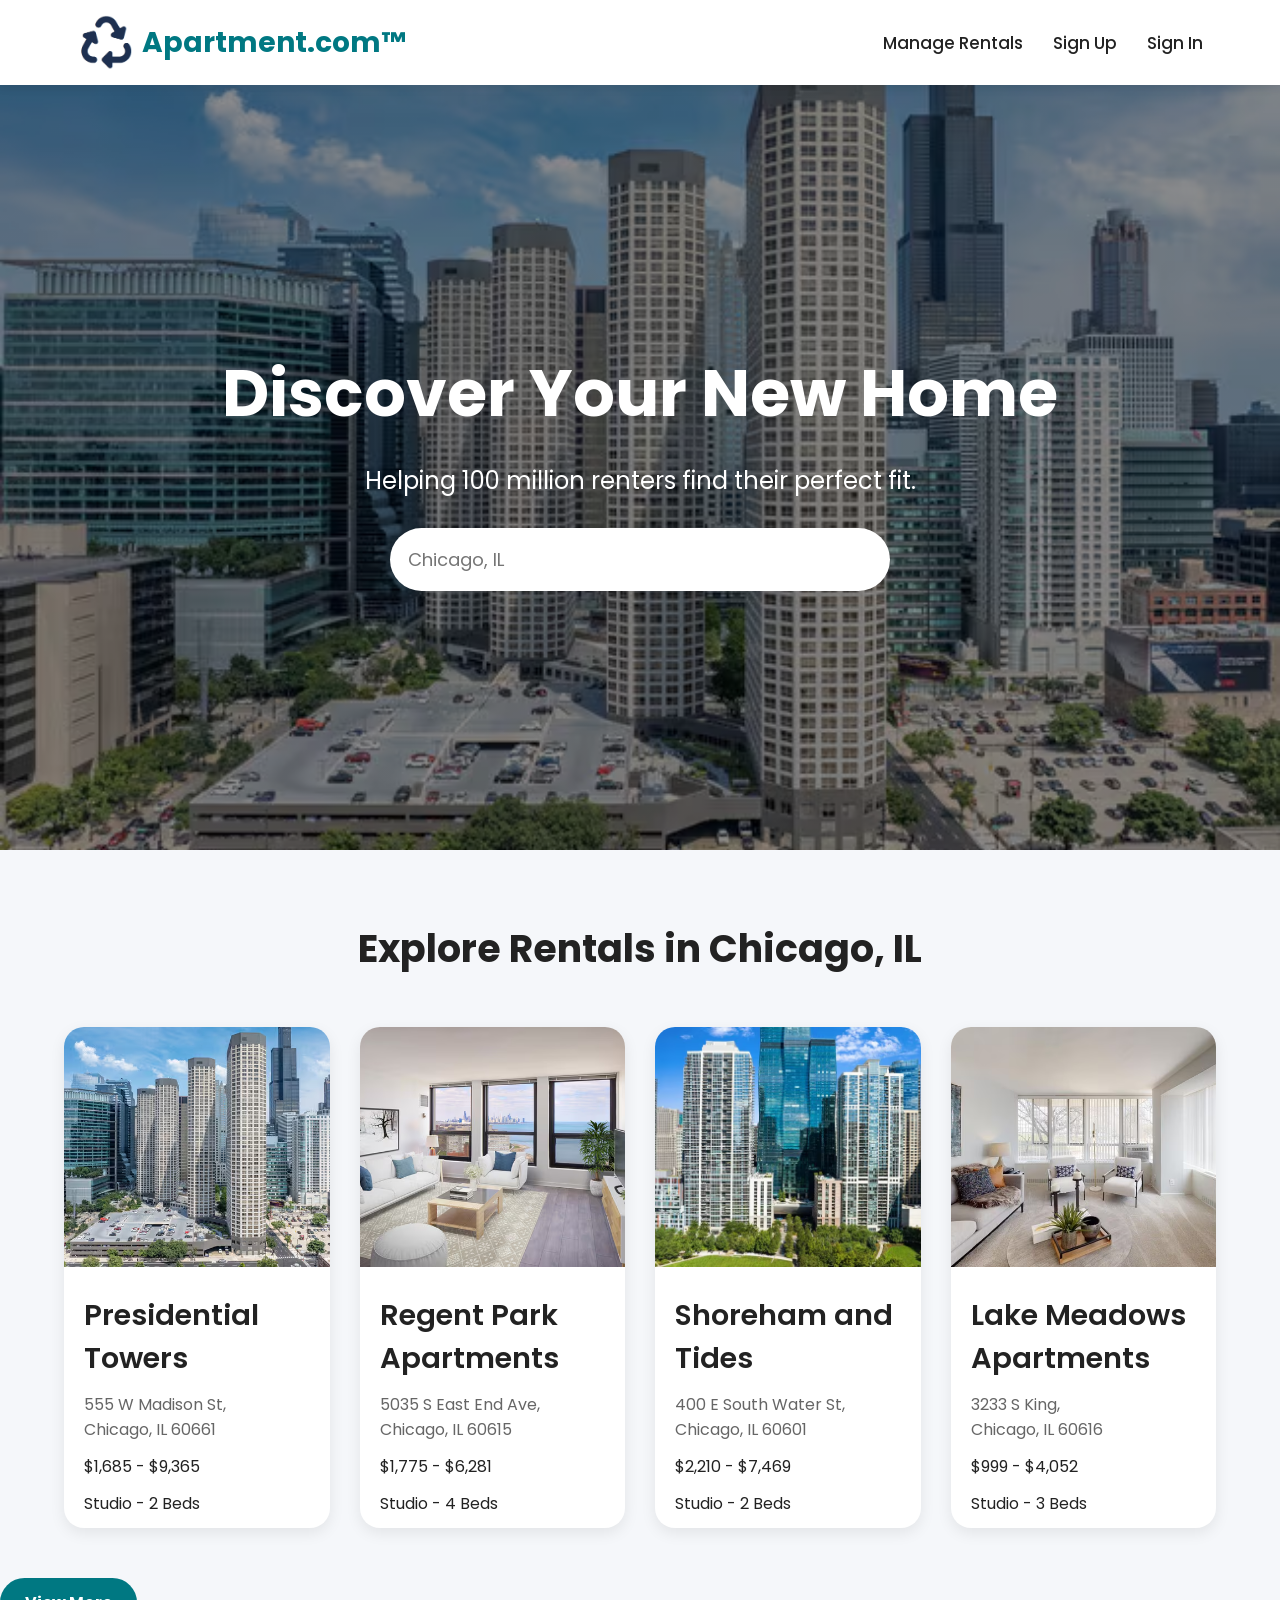
<file: index.html>
<!DOCTYPE html>
<html lang="en">
<head>
    <meta charset="UTF-8">
    <meta name="viewport" content="width=device-width, initial-scale=1.0">
    <title>Apartment.com Clone</title>

    <link rel="stylesheet" href="main.css">
</head>
<body>

    <!-- =========================
         NAVBAR
    ========================== -->

    <nav class="navbar">

        <div class="navdiv">

            <!-- LOGO -->
            <div class="logo-area">
                <img src="recycle.png" alt="" class="img1">
                <h1 class="top">Apartment.com™</h1>
            </div>

            <!-- HAMBURGER MENU -->
            <div class="toggle-btn" id="toggle-btn">
                <span></span>
                <span></span>
                <span></span>
            </div>

            <!-- NAV LINKS -->
            <ul id="nav-links">

                <li><a href="#">Manage Rentals</a></li>

                <li><a href="signup.html">Sign Up</a></li>

                <li><a href="signin.html">Sign In</a></li>

            </ul>

        </div>

    </nav>

    <!-- =========================
         HERO SECTION
    ========================== -->

    <div class="middle">

        <h1>Discover Your New Home</h1>

        <h3>Helping 100 million renters find their perfect fit.</h3>

        <input type="search" placeholder="Chicago, IL">

    </div>

    <!-- =========================
         PROPERTY SECTION
    ========================== -->

    <h2 class="cen1">Explore Rentals in Chicago, IL</h2>

    <div class="all">

        <!-- CARD 1 -->
        <div class="pic1">

            <a href="PRE.html">

                <img src="presidential-towers-chicago-il-building-photo.jpg" alt="" class="img3">

                <p class="cen">
                    <big>Presidential Towers</big>
                </p>

                <p class="cen2">
                    555 W Madison St,<br>
                    Chicago, IL 60661
                </p>

                <p>&#36;1,685 - &#36;9,365</p>

                <p>Studio - 2 Beds</p>

            </a>

        </div>

        <!-- CARD 2 -->
        <div class="pic2">

            <a href="index3.html">

                <img src="regents-park-chicago-il-building-photo.jpg" alt="" class="img3">

                <p class="cen">
                    <big>Regent Park Apartments</big>
                </p>

                <p class="cen2">
                    5035 S East End Ave,<br>
                    Chicago, IL 60615
                </p>

                <p>&#36;1,775 - &#36;6,281</p>

                <p>Studio - 4 Beds</p>

            </a>

        </div>

        <!-- CARD 3 -->
        <div class="pic3">

            <a href="index5.html">

                <img src="shoreham-and-tides-chicago-il-building-photo.jpg" alt="" class="img3">

                <p class="cen">
                    <big>Shoreham and Tides</big>
                </p>

                <p class="cen2">
                    400 E South Water St,<br>
                    Chicago, IL 60601
                </p>

                <p>&#36;2,210 - &#36;7,469</p>

                <p>Studio - 2 Beds</p>

            </a>

        </div>

        <!-- CARD 4 -->
        <div class="pic4">

            <a href="index6.html">

                <img src="lake-meadows-apartments-chicago-il-building-photo.jpg" alt="" class="img3">

                <p class="cen">
                    <big>Lake Meadows Apartments</big>
                </p>

                <p class="cen2">
                    3233 S King,<br>
                    Chicago, IL 60616
                </p>

                <p>&#36;999 - &#36;4,052</p>

                <p>Studio - 3 Beds</p>

            </a>

        </div>

    </div>

    <!-- BUTTON -->

    <a href="listing.html" class="view">View More</a>

    <!-- =========================
         JAVASCRIPT
    ========================== -->

    <script>

        const toggleBtn = document.getElementById("toggle-btn");
        const navLinks = document.getElementById("nav-links");

        toggleBtn.addEventListener("click", () => {

            toggleBtn.classList.toggle("active");

            navLinks.classList.toggle("active");

        });

    </script>

</body>
</html>
</file>
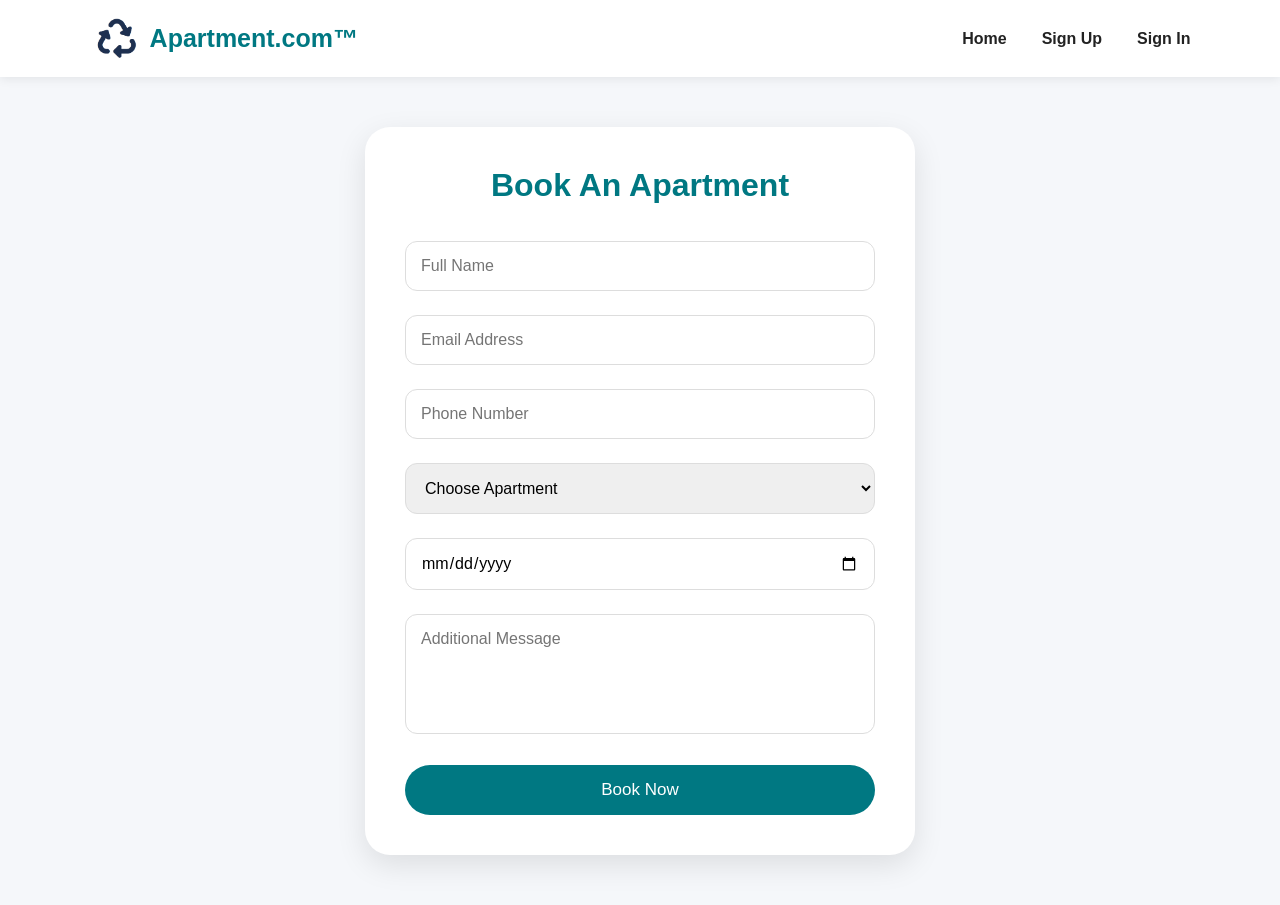
<file: booking.html>
<!DOCTYPE html>
<html lang="en">
<head>
    <meta charset="UTF-8">
    <meta name="viewport" content="width=device-width, initial-scale=1.0">
    <title>Book Apartment - Apartment.com</title>

    <style>

        *{
            margin: 0;
            padding: 0;
            box-sizing: border-box;
            font-family: Arial, sans-serif;
        }

        body{
            background: #f5f7fa;
        }

        /* ================= NAVBAR ================= */

        .navbar{
            width: 100%;
            background: white;
            padding: 18px 7%;
            position: sticky;
            top: 0;
            z-index: 1000;
            box-shadow: 0 2px 10px rgba(0,0,0,0.08);
        }

        .navdiv{
            display: flex;
            justify-content: space-between;
            align-items: center;
        }

        .logo-area{
            display: flex;
            align-items: center;
            gap: 10px;
        }

        .img1{
            width: 50px;
        }

        .top{
            color: #007882;
            font-size: 25px;
        }

        #nav-links{
            display: flex;
            gap: 35px;
            list-style: none;
        }

        #nav-links li a{
            text-decoration: none;
            color: #222;
            font-weight: 600;
        }

        /* ================= MENU ================= */

        .toggle-btn{
            width: 35px;
            height: 28px;
            display: none;
            flex-direction: column;
            justify-content: space-between;
            cursor: pointer;
        }

        .toggle-btn span{
            width: 100%;
            height: 4px;
            background: #222;
            border-radius: 10px;
            transition: 0.4s;
        }

        .toggle-btn.active span:nth-child(1){
            transform: rotate(45deg) translate(7px,7px);
        }

        .toggle-btn.active span:nth-child(2){
            opacity: 0;
        }

        .toggle-btn.active span:nth-child(3){
            transform: rotate(-45deg) translate(8px,-8px);
        }

        /* ================= BOOKING FORM ================= */

        .booking-container{
            width: 100%;
            min-height: 90vh;
            display: flex;
            justify-content: center;
            align-items: center;
            padding: 50px 20px;
        }

        .booking-box{
            width: 100%;
            max-width: 550px;
            background: white;
            padding: 40px;
            border-radius: 25px;
            box-shadow: 0 10px 30px rgba(0,0,0,0.1);
            position: relative;
            overflow: hidden;
        }

        .booking-box h1{
            text-align: center;
            margin-bottom: 25px;
            color: #007882;
        }

        .booking-box input,
        .booking-box select,
        .booking-box textarea{
            width: 100%;
            padding: 15px;
            margin: 12px 0;
            border: 1px solid #ddd;
            border-radius: 12px;
            outline: none;
            font-size: 16px;
        }

        .booking-box textarea{
            resize: none;
            height: 120px;
        }

        .booking-btn{
            width: 100%;
            padding: 15px;
            border: none;
            border-radius: 40px;
            background: #007882;
            color: white;
            font-size: 17px;
            cursor: pointer;
            margin-top: 15px;
            transition: 0.3s;
        }

        .booking-btn:hover{
            background: #005d63;
        }

        /* ================= SUCCESS ANIMATION ================= */

        .success-box{
            position: absolute;
            inset: 0;
            background: white;
            display: flex;
            justify-content: center;
            align-items: center;
            flex-direction: column;
            transform: scale(0);
            transition: 0.5s;
        }

        .success-box.active{
            transform: scale(1);
        }

        .check{
            width: 100px;
            height: 100px;
            border-radius: 50%;
            background: #00b894;
            display: flex;
            justify-content: center;
            align-items: center;
            color: white;
            font-size: 50px;
            animation: pop 0.5s ease;
        }

        @keyframes pop{

            0%{
                transform: scale(0);
            }

            100%{
                transform: scale(1);
            }

        }

        .success-box h2{
            margin-top: 20px;
            color: #007882;
        }

        .success-box p{
            margin-top: 10px;
            color: #555;
            text-align: center;
            padding: 0 20px;
        }

        /* ================= MOBILE ================= */

        @media(max-width: 768px){

            .toggle-btn{
                display: flex;
            }

            #nav-links{
                position: absolute;
                top: 90px;
                left: -100%;
                width: 100%;
                background: white;
                flex-direction: column;
                text-align: center;
                padding: 30px 0;
                transition: 0.4s;
            }

            #nav-links.active{
                left: 0;
            }

            #nav-links li{
                margin: 20px 0;
            }

            .booking-box{
                padding: 30px 20px;
            }

        }

    </style>

</head>
<body>

<!-- ================= NAVBAR ================= -->

<nav class="navbar">

    <div class="navdiv">

        <div class="logo-area">
            <img src="recycle.png" alt="" class="img1">
            <h1 class="top">Apartment.com™</h1>
        </div>

        <!-- MENU -->
        <div class="toggle-btn" id="toggle-btn">
            <span></span>
            <span></span>
            <span></span>
        </div>

        <!-- LINKS -->
        <ul id="nav-links">
            <li><a href="index.html">Home</a></li>
            <li><a href="signup.html">Sign Up</a></li>
            <li><a href="signin.html">Sign In</a></li>
        </ul>

    </div>

</nav>

<!-- ================= BOOKING FORM ================= -->

<div class="booking-container">

    <div class="booking-box">

        <h1>Book An Apartment</h1>

        <form id="bookingForm">

            <input type="text" placeholder="Full Name" required>

            <input type="email" placeholder="Email Address" required>

            <input type="tel" placeholder="Phone Number" required>

                   <select required>
        
            <option value="">Choose Apartment</option>
        
            <option>Luxury Studio</option>
        
            <option>Executive Suite</option>
        
            <option>Modern Apartment</option>
        
            <option>Family Apartment</option>
        
            <option>Downtown Loft</option>
        
            <option>City Penthouse</option>
        
            <option>Classic Condo</option>
        
            <option>Lakefront Apartment</option>
        
            <option>Premium Residence</option>
        
            </select>

            <input type="date" required>

            <textarea placeholder="Additional Message"></textarea>

            <button type="submit" class="booking-btn">
                Book Now
            </button>

        </form>

        <!-- SUCCESS ANIMATION -->

        <div class="success-box" id="successBox">

            <div class="check">✓</div>

            <h2>Booking Successful!</h2>

            <p>
                Your apartment booking request has been submitted successfully.
            </p>

        </div>

    </div>

</div>

<!-- ================= JAVASCRIPT ================= -->

<script>

    // MENU

    const toggleBtn = document.getElementById("toggle-btn");
    const navLinks = document.getElementById("nav-links");

    toggleBtn.addEventListener("click", () => {

        toggleBtn.classList.toggle("active");
        navLinks.classList.toggle("active");

    });

    // BOOKING ANIMATION

    const bookingForm = document.getElementById("bookingForm");
    const successBox = document.getElementById("successBox");

    bookingForm.addEventListener("submit", function(e){

        e.preventDefault();

        successBox.classList.add("active");

    });

</script>

</body>
</html>
</file>
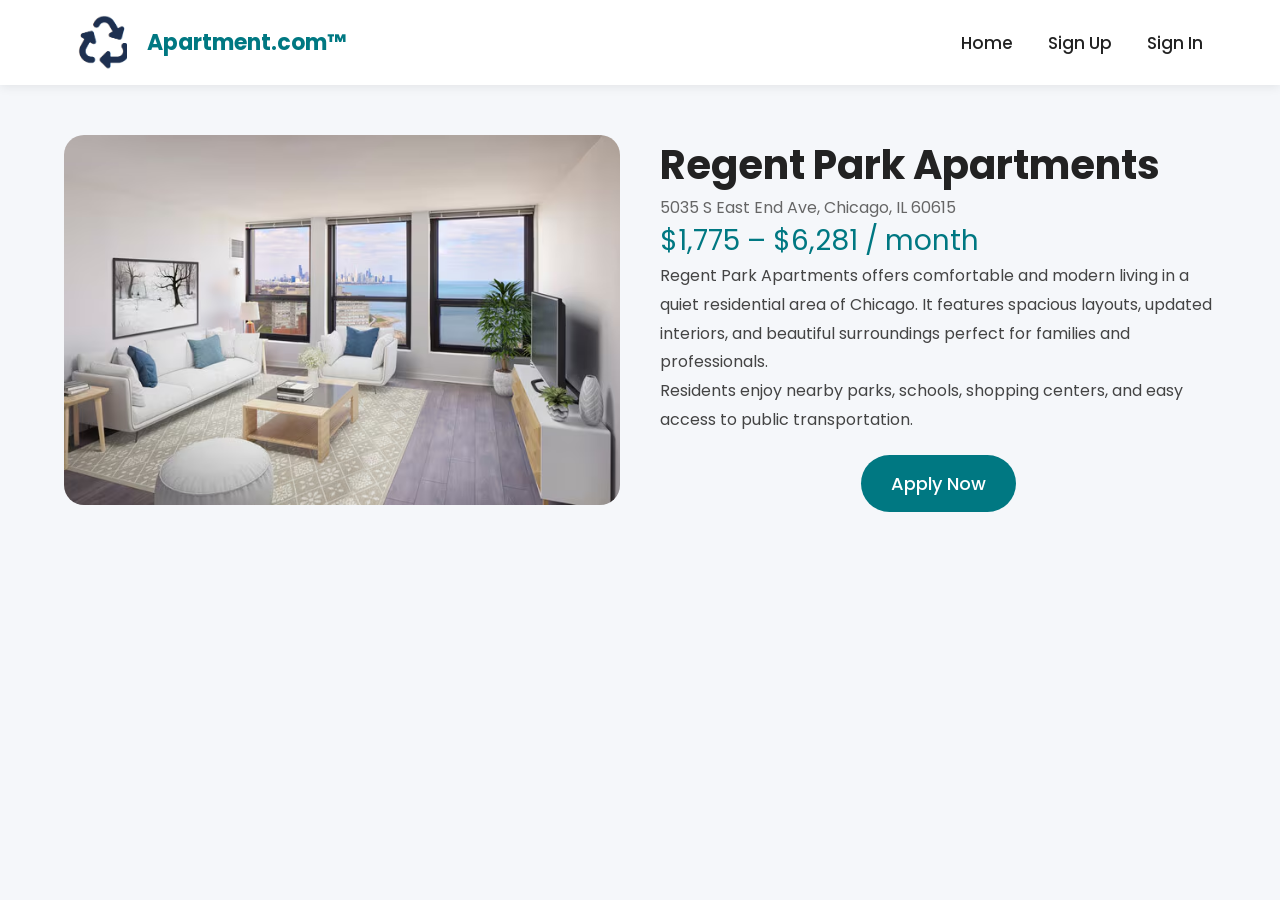
<file: index3.html>
<!DOCTYPE html>
<html lang="en">
<head>
    <meta charset="UTF-8">
    <meta name="viewport" content="width=device-width, initial-scale=1.0">
    <title>Regent Park Apartments</title>

    <link rel="stylesheet" href="main.css">

    <style>

        body{
            margin: 0;
            font-family: Arial, sans-serif;
            background: #f5f7fa;
        }

        /* ================= NAVBAR ================= */

        .navbar{
            width: 100%;
            background: white;
            padding: 15px 6%;
            position: sticky;
            top: 0;
            z-index: 1000;
            box-shadow: 0 2px 10px rgba(0,0,0,0.08);
        }

        .navdiv{
            display: flex;
            justify-content: space-between;
            align-items: center;
        }

        .logo-area{
            display: flex;
            align-items: center;
            gap: 10px;
        }

        .img1{
            width: 50px;
        }

        .top{
            font-size: 22px;
            color: #007882;
        }

        #nav-links{
            display: flex;
            gap: 35px;
            list-style: none;
        }

        #nav-links li a{
            text-decoration: none;
            color: #222;
            font-weight: 500;
        }

        /* ================= HAMBURGER ================= */

        .toggle-btn{
            width: 35px;
            height: 28px;
            display: none;
            flex-direction: column;
            justify-content: space-between;
            cursor: pointer;
        }

        .toggle-btn span{
            height: 4px;
            width: 100%;
            background: #222;
            border-radius: 10px;
            transition: 0.4s;
        }

        .toggle-btn.active span:nth-child(1){
            transform: rotate(45deg) translate(7px, 7px);
        }

        .toggle-btn.active span:nth-child(2){
            opacity: 0;
        }

        .toggle-btn.active span:nth-child(3){
            transform: rotate(-45deg) translate(9px, -9px);
        }

        /* ================= LAYOUT ================= */

        .container{
            width: 90%;
            margin: 50px auto;
            display: flex;
            gap: 40px;
            flex-wrap: wrap;
        }

        .image{
            flex: 1;
        }

        .image img{
            width: 100%;
            border-radius: 20px;
        }

        .details{
            flex: 1;
        }

        .details h1{
            font-size: 40px;
        }

        .location{
            color: #666;
        }

        .price{
            color: #007882;
            font-size: 28px;
        }

        .desc{
            color: #444;
            line-height: 1.8;
        }

        .btn{
            margin-top: 20px;
            padding: 15px 30px;
            border: none;
            border-radius: 40px;
            background: #007882;
            color: white;
            cursor: pointer;
        }

        .btn:hover{
            background: #005d63;
        }

        /* ================= MOBILE ================= */

        @media (max-width: 768px){

            .toggle-btn{
                display: flex;
            }

            #nav-links{
                position: absolute;
                top: 80px;
                left: -100%;
                width: 100%;
                background: white;
                flex-direction: column;
                text-align: center;
                padding: 30px 0;
                transition: 0.4s;
                box-shadow: 0 5px 10px rgba(0,0,0,0.1);
            }

            #nav-links.active{
                left: 0;
            }

            #nav-links li{
                margin: 20px 0;
            }

            .container{
                flex-direction: column;
                text-align: center;
            }

            .details h1{
                font-size: 30px;
            }
        }

    </style>

</head>
<body>

<!-- ================= NAVBAR ================= -->

<nav class="navbar">

    <div class="navdiv">

        <div class="logo-area">
            <img src="recycle.png" class="img1">
            <h1 class="top">Apartment.com™</h1>
        </div>

        <div class="toggle-btn" id="toggle-btn">
            <span></span>
            <span></span>
            <span></span>
        </div>

        <ul id="nav-links">
            <li><a href="index.html">Home</a></li>
            <li><a href="signup.html">Sign Up</a></li>
            <li><a href="signin.html">Sign In</a></li>
        </ul>

    </div>

</nav>

<!-- ================= CONTENT ================= -->

<div class="container">

    <div class="image">
        <img src="regents-park-chicago-il-building-photo.jpg" alt="">
    </div>

    <div class="details">

        <h1>Regent Park Apartments</h1>

        <p class="location">5035 S East End Ave, Chicago, IL 60615</p>

        <p class="price">$1,775 – $6,281 / month</p>

        <p class="desc">
            Regent Park Apartments offers comfortable and modern living in a quiet residential area of Chicago.
            It features spacious layouts, updated interiors, and beautiful surroundings perfect for families and professionals.
        </p>

        <p class="desc">
            Residents enjoy nearby parks, schools, shopping centers, and easy access to public transportation.
        </p>

        <button class="btn">Apply Now</button>

    </div>

</div>

<!-- ================= SCRIPT ================= -->

<script>

    const toggleBtn = document.getElementById("toggle-btn");
    const navLinks = document.getElementById("nav-links");

    toggleBtn.addEventListener("click", () => {
        toggleBtn.classList.toggle("active");
        navLinks.classList.toggle("active");
    });

</script>

</body>
</html>
</file>
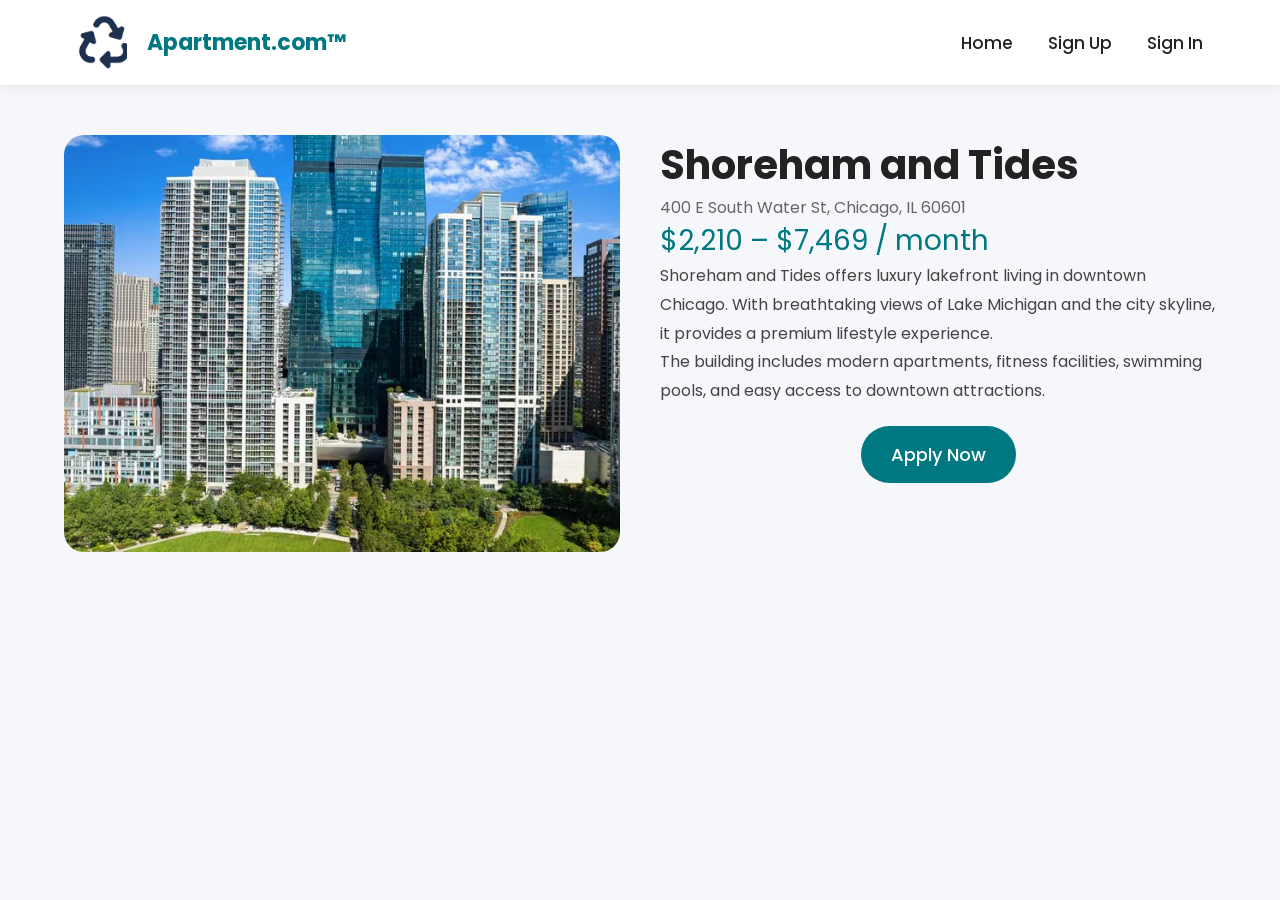
<file: index4.html>
<!DOCTYPE html>
<html lang="en">
<head>
    <meta charset="UTF-8">
    <meta name="viewport" content="width=device-width, initial-scale=1.0">
    <title>Shoreham and Tides</title>

    <link rel="stylesheet" href="main.css">

    <style>

        body{
            margin: 0;
            font-family: Arial, sans-serif;
            background: #f5f7fa;
        }

        /* ================= NAVBAR ================= */

        .navbar{
            width: 100%;
            background: white;
            padding: 15px 6%;
            position: sticky;
            top: 0;
            z-index: 1000;
            box-shadow: 0 2px 10px rgba(0,0,0,0.08);
        }

        .navdiv{
            display: flex;
            justify-content: space-between;
            align-items: center;
        }

        .logo-area{
            display: flex;
            align-items: center;
            gap: 10px;
        }

        .img1{
            width: 50px;
        }

        .top{
            font-size: 22px;
            color: #007882;
        }

        #nav-links{
            display: flex;
            gap: 35px;
            list-style: none;
        }

        #nav-links li a{
            text-decoration: none;
            color: #222;
            font-weight: 500;
        }

        /* ================= HAMBURGER ================= */

        .toggle-btn{
            width: 35px;
            height: 28px;
            display: none;
            flex-direction: column;
            justify-content: space-between;
            cursor: pointer;
        }

        .toggle-btn span{
            height: 4px;
            width: 100%;
            background: #222;
            border-radius: 10px;
            transition: 0.4s;
        }

        .toggle-btn.active span:nth-child(1){
            transform: rotate(45deg) translate(7px, 7px);
        }

        .toggle-btn.active span:nth-child(2){
            opacity: 0;
        }

        .toggle-btn.active span:nth-child(3){
            transform: rotate(-45deg) translate(9px, -9px);
        }

        /* ================= LAYOUT ================= */

        .container{
            width: 90%;
            margin: 50px auto;
            display: flex;
            gap: 40px;
            flex-wrap: wrap;
        }

        .image{
            flex: 1;
        }

        .image img{
            width: 100%;
            border-radius: 20px;
        }

        .details{
            flex: 1;
        }

        .details h1{
            font-size: 40px;
        }

        .location{
            color: #666;
        }

        .price{
            color: #007882;
            font-size: 28px;
        }

        .desc{
            color: #444;
            line-height: 1.8;
        }

        .btn{
            margin-top: 20px;
            padding: 15px 30px;
            border: none;
            border-radius: 40px;
            background: #007882;
            color: white;
            cursor: pointer;
        }

        .btn:hover{
            background: #005d63;
        }

        /* ================= MOBILE ================= */

        @media (max-width: 768px){

            .toggle-btn{
                display: flex;
            }

            #nav-links{
                position: absolute;
                top: 80px;
                left: -100%;
                width: 100%;
                background: white;
                flex-direction: column;
                text-align: center;
                padding: 30px 0;
                transition: 0.4s;
                box-shadow: 0 5px 10px rgba(0,0,0,0.1);
            }

            #nav-links.active{
                left: 0;
            }

            #nav-links li{
                margin: 20px 0;
            }

            .container{
                flex-direction: column;
                text-align: center;
            }

            .details h1{
                font-size: 30px;
            }
        }

    </style>

</head>
<body>

<!-- ================= NAVBAR ================= -->

<nav class="navbar">

    <div class="navdiv">

        <div class="logo-area">
            <img src="recycle.png" class="img1">
            <h1 class="top">Apartment.com™</h1>
        </div>

        <div class="toggle-btn" id="toggle-btn">
            <span></span>
            <span></span>
            <span></span>
        </div>

        <ul id="nav-links">
            <li><a href="index.html">Home</a></li>
            <li><a href="signup.html">Sign Up</a></li>
            <li><a href="signin.html">Sign In</a></li>
        </ul>

    </div>

</nav>

<!-- ================= CONTENT ================= -->

<div class="container">

    <div class="image">
        <img src="shoreham-and-tides-chicago-il-building-photo.jpg" alt="">
    </div>

    <div class="details">

        <h1>Shoreham and Tides</h1>

        <p class="location">400 E South Water St, Chicago, IL 60601</p>

        <p class="price">$2,210 – $7,469 / month</p>

        <p class="desc">
            Shoreham and Tides offers luxury lakefront living in downtown Chicago.
            With breathtaking views of Lake Michigan and the city skyline, it provides a premium lifestyle experience.
        </p>

        <p class="desc">
            The building includes modern apartments, fitness facilities, swimming pools, and easy access to downtown attractions.
        </p>

        <button class="btn">Apply Now</button>

    </div>

</div>

<!-- ================= SCRIPT ================= -->

<script>

    const toggleBtn = document.getElementById("toggle-btn");
    const navLinks = document.getElementById("nav-links");

    toggleBtn.addEventListener("click", () => {
        toggleBtn.classList.toggle("active");
        navLinks.classList.toggle("active");
    });

</script>

</body>
</html>
</file>
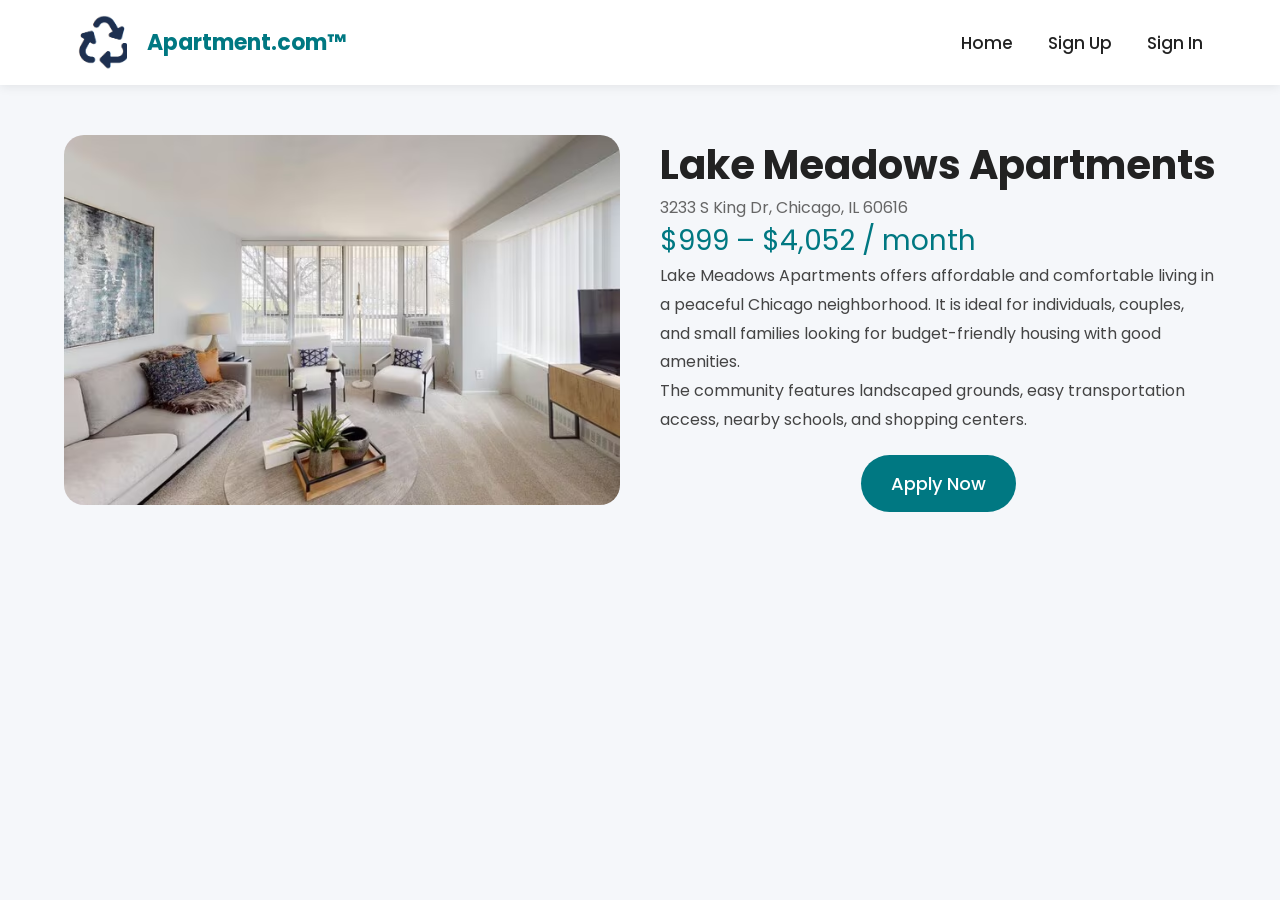
<file: index6.html>
<!DOCTYPE html>
<html lang="en">
<head>
    <meta charset="UTF-8">
    <meta name="viewport" content="width=device-width, initial-scale=1.0">
    <title>Lake Meadows Apartments</title>

    <link rel="stylesheet" href="main.css">

    <style>

        body{
            margin: 0;
            font-family: Arial, sans-serif;
            background: #f5f7fa;
        }

        /* ================= NAVBAR ================= */

        .navbar{
            width: 100%;
            background: white;
            padding: 15px 6%;
            position: sticky;
            top: 0;
            z-index: 1000;
            box-shadow: 0 2px 10px rgba(0,0,0,0.08);
        }

        .navdiv{
            display: flex;
            justify-content: space-between;
            align-items: center;
        }

        .logo-area{
            display: flex;
            align-items: center;
            gap: 10px;
        }

        .img1{
            width: 50px;
        }

        .top{
            font-size: 22px;
            color: #007882;
        }

        #nav-links{
            display: flex;
            gap: 35px;
            list-style: none;
        }

        #nav-links li a{
            text-decoration: none;
            color: #222;
            font-weight: 500;
        }

        /* ================= HAMBURGER ================= */

        .toggle-btn{
            width: 35px;
            height: 28px;
            display: none;
            flex-direction: column;
            justify-content: space-between;
            cursor: pointer;
        }

        .toggle-btn span{
            height: 4px;
            width: 100%;
            background: #222;
            border-radius: 10px;
            transition: 0.4s;
        }

        .toggle-btn.active span:nth-child(1){
            transform: rotate(45deg) translate(7px, 7px);
        }

        .toggle-btn.active span:nth-child(2){
            opacity: 0;
        }

        .toggle-btn.active span:nth-child(3){
            transform: rotate(-45deg) translate(9px, -9px);
        }

        /* ================= LAYOUT ================= */

        .container{
            width: 90%;
            margin: 50px auto;
            display: flex;
            gap: 40px;
            flex-wrap: wrap;
        }

        .image{
            flex: 1;
        }

        .image img{
            width: 100%;
            border-radius: 20px;
        }

        .details{
            flex: 1;
        }

        .details h1{
            font-size: 40px;
        }

        .location{
            color: #666;
        }

        .price{
            color: #007882;
            font-size: 28px;
        }

        .desc{
            color: #444;
            line-height: 1.8;
        }

        .btn{
            margin-top: 20px;
            padding: 15px 30px;
            border: none;
            border-radius: 40px;
            background: #007882;
            color: white;
            cursor: pointer;
        }

        .btn:hover{
            background: #005d63;
        }

        /* ================= MOBILE ================= */

        @media (max-width: 768px){

            .toggle-btn{
                display: flex;
            }

            #nav-links{
                position: absolute;
                top: 80px;
                left: -100%;
                width: 100%;
                background: white;
                flex-direction: column;
                text-align: center;
                padding: 30px 0;
                transition: 0.4s;
                box-shadow: 0 5px 10px rgba(0,0,0,0.1);
            }

            #nav-links.active{
                left: 0;
            }

            #nav-links li{
                margin: 20px 0;
            }

            .container{
                flex-direction: column;
                text-align: center;
            }

            .details h1{
                font-size: 30px;
            }
        }

    </style>

</head>
<body>

<!-- ================= NAVBAR ================= -->

<nav class="navbar">

    <div class="navdiv">

        <div class="logo-area">
            <img src="recycle.png" class="img1">
            <h1 class="top">Apartment.com™</h1>
        </div>

        <div class="toggle-btn" id="toggle-btn">
            <span></span>
            <span></span>
            <span></span>
        </div>

        <ul id="nav-links">
            <li><a href="index.html">Home</a></li>
            <li><a href="signup.html">Sign Up</a></li>
            <li><a href="signin.html">Sign In</a></li>
        </ul>

    </div>

</nav>

<!-- ================= CONTENT ================= -->

<div class="container">

    <div class="image">
        <img src="lake-meadows-apartments-chicago-il-building-photo.jpg" alt="">
    </div>

    <div class="details">

        <h1>Lake Meadows Apartments</h1>

        <p class="location">3233 S King Dr, Chicago, IL 60616</p>

        <p class="price">$999 – $4,052 / month</p>

        <p class="desc">
            Lake Meadows Apartments offers affordable and comfortable living in a peaceful Chicago neighborhood.
            It is ideal for individuals, couples, and small families looking for budget-friendly housing with good amenities.
        </p>

        <p class="desc">
            The community features landscaped grounds, easy transportation access, nearby schools, and shopping centers.
        </p>

        <button class="btn">Apply Now</button>

    </div>

</div>

<!-- ================= SCRIPT ================= -->

<script>

    const toggleBtn = document.getElementById("toggle-btn");
    const navLinks = document.getElementById("nav-links");

    toggleBtn.addEventListener("click", () => {
        toggleBtn.classList.toggle("active");
        navLinks.classList.toggle("active");
    });

</script>

</body>
</html>
</file>
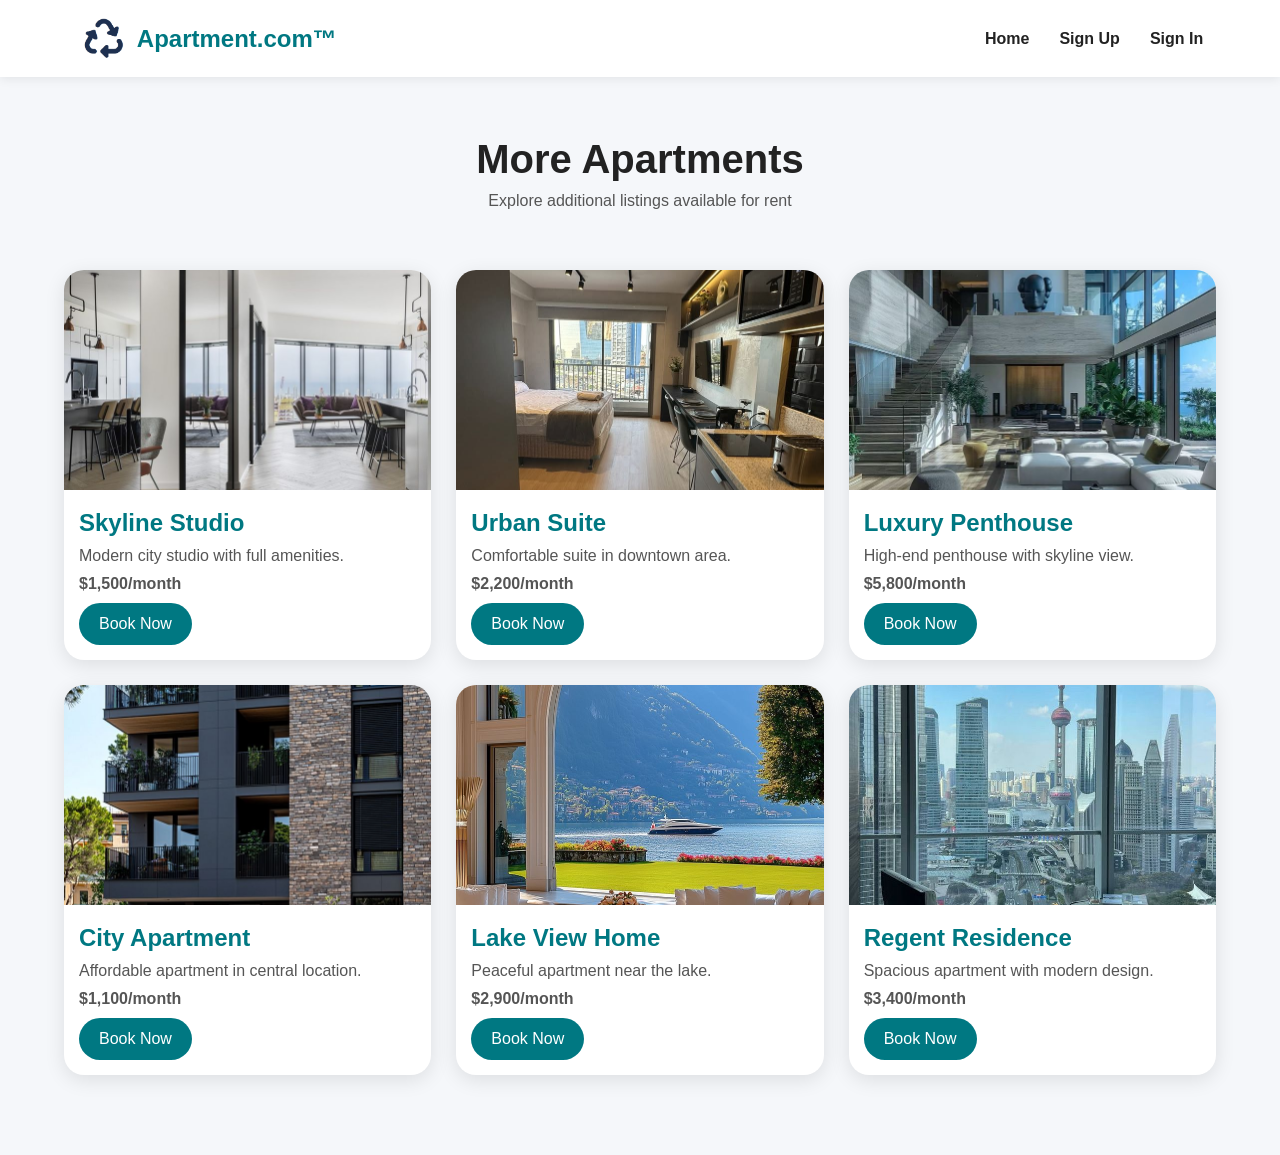
<file: listing.html>
<!DOCTYPE html>
<html lang="en">
<head>
<meta charset="UTF-8">
<meta name="viewport" content="width=device-width, initial-scale=1.0">
<title>More Listings - Apartment.com</title>

<style>

/* ================= RESET ================= */
*{
    margin:0;
    padding:0;
    box-sizing:border-box;
    font-family:Arial, sans-serif;
}

body{
    background:#f5f7fa;
}

/* ================= NAVBAR ================= */
.navbar{
    width:100%;
    background:white;
    padding:18px 6%;
    position:sticky;
    top:0;
    z-index:1000;
    box-shadow:0 2px 10px rgba(0,0,0,0.08);
}

.navdiv{
    display:flex;
    justify-content:space-between;
    align-items:center;
}

.logo-area{
    display:flex;
    align-items:center;
    gap:10px;
}

.img1{
    width:50px;
}

.top{
    color:#007882;
    font-size:24px;
}

#nav-links{
    display:flex;
    gap:30px;
    list-style:none;
}

#nav-links li a{
    text-decoration:none;
    color:#222;
    font-weight:600;
}

/* ================= MENU ================= */
.toggle-btn{
    width:35px;
    height:28px;
    display:none;
    flex-direction:column;
    justify-content:space-between;
    cursor:pointer;
}

.toggle-btn span{
    width:100%;
    height:4px;
    background:#222;
    border-radius:10px;
    transition:0.4s;
}

.toggle-btn.active span:nth-child(1){
    transform:rotate(45deg) translate(7px,7px);
}

.toggle-btn.active span:nth-child(2){
    opacity:0;
}

.toggle-btn.active span:nth-child(3){
    transform:rotate(-45deg) translate(8px,-8px);
}

/* ================= HEADER ================= */
.header{
    text-align:center;
    padding:60px 20px;
}

.header h1{
    font-size:40px;
    color:#222;
}

.header p{
    color:#555;
    margin-top:10px;
}

/* ================= CARDS ================= */
.cards{
    width:90%;
    margin:auto;
    display:grid;
    grid-template-columns:repeat(3,1fr);
    gap:25px;
    padding-bottom:80px;
}

.card{
    background:white;
    border-radius:20px;
    overflow:hidden;
    box-shadow:0 5px 20px rgba(0,0,0,0.1);
    transition:0.3s;
}

.card:hover{
    transform:translateY(-8px);
}

.card img{
    width:100%;
    height:220px;
    object-fit:cover;
}

.card-content{
    padding:15px;
}

.card-content h2{
    color:#007882;
    margin-bottom:10px;
}

.card-content p{
    color:#555;
    margin-bottom:10px;
}

.price{
    font-weight:bold;
    margin-bottom:15px;
}

/* ================= BUTTON ================= */
.btn{
    display:inline-block;
    padding:12px 20px;
    border-radius:30px;
    background:#007882;
    color:white;
    text-decoration:none;
}

/* ================= MOBILE ================= */
@media(max-width:900px){
    .cards{
        grid-template-columns:repeat(2,1fr);
    }

    .toggle-btn{
        display:flex;
    }

    #nav-links{
        position:absolute;
        top:90px;
        left:-100%;
        width:100%;
        background:white;
        flex-direction:column;
        text-align:center;
        padding:30px 0;
        transition:0.4s;
    }

    #nav-links.active{
        left:0;
    }

    #nav-links li{
        margin:20px 0;
    }
}

@media(max-width:600px){
    .cards{
        grid-template-columns:1fr;
    }
}

</style>

</head>
<body>

<!-- ================= NAVBAR ================= -->
<nav class="navbar">

<div class="navdiv">

    <div class="logo-area">
        <img src="recycle.png" class="img1">
        <h1 class="top">Apartment.com™</h1>
    </div>

    <div class="toggle-btn" id="toggle-btn">
        <span></span>
        <span></span>
        <span></span>
    </div>

    <ul id="nav-links">
        <li><a href="index.html">Home</a></li>
        <li><a href="signup.html">Sign Up</a></li>
        <li><a href="signin.html">Sign In</a></li>
    </ul>

</div>

</nav>

<!-- ================= HEADER ================= -->

<div class="header">

    <h1>More Apartments</h1>
    <p>Explore additional listings available for rent</p>

</div>

<!-- ================= CARDS ================= -->

<div class="cards">

    <div class="card">
        <img src="skyline.jpeg">
        <div class="card-content">
            <h2>Skyline Studio</h2>
            <p>Modern city studio with full amenities.</p>
            <p class="price">$1,500/month</p>
            <a href="booking.html" class="btn">Book Now</a>
        </div>
    </div>

    <div class="card">
        <img src="studio.jpeg">
        <div class="card-content">
            <h2>Urban Suite</h2>
            <p>Comfortable suite in downtown area.</p>
            <p class="price">$2,200/month</p>
            <a href="booking.html" class="btn">Book Now</a>
        </div>
    </div>

    <div class="card">
        <img src="penthouse.jpeg">
        <div class="card-content">
            <h2>Luxury Penthouse</h2>
            <p>High-end penthouse with skyline view.</p>
            <p class="price">$5,800/month</p>
            <a href="booking.html" class="btn">Book Now</a>
        </div>
    </div>

    <div class="card">
        <img src="city.jpeg">
        <div class="card-content">
            <h2>City Apartment</h2>
            <p>Affordable apartment in central location.</p>
            <p class="price">$1,100/month</p>
            <a href="booking.html" class="btn">Book Now</a>
        </div>
    </div>

    <div class="card">
        <img src="lake.jpeg">
        <div class="card-content">
            <h2>Lake View Home</h2>
            <p>Peaceful apartment near the lake.</p>
            <p class="price">$2,900/month</p>
            <a href="booking.html" class="btn">Book Now</a>
        </div>
    </div>

    <div class="card">
        <img src="regent.jpeg">
        <div class="card-content">
            <h2>Regent Residence</h2>
            <p>Spacious apartment with modern design.</p>
            <p class="price">$3,400/month</p>
            <a href="booking.html" class="btn">Book Now</a>
        </div>
    </div>

</div>

<script>

const toggleBtn = document.getElementById("toggle-btn");
const navLinks = document.getElementById("nav-links");

toggleBtn.addEventListener("click", () => {
    toggleBtn.classList.toggle("active");
    navLinks.classList.toggle("active");
});

</script>

</body>
</html>
</file>
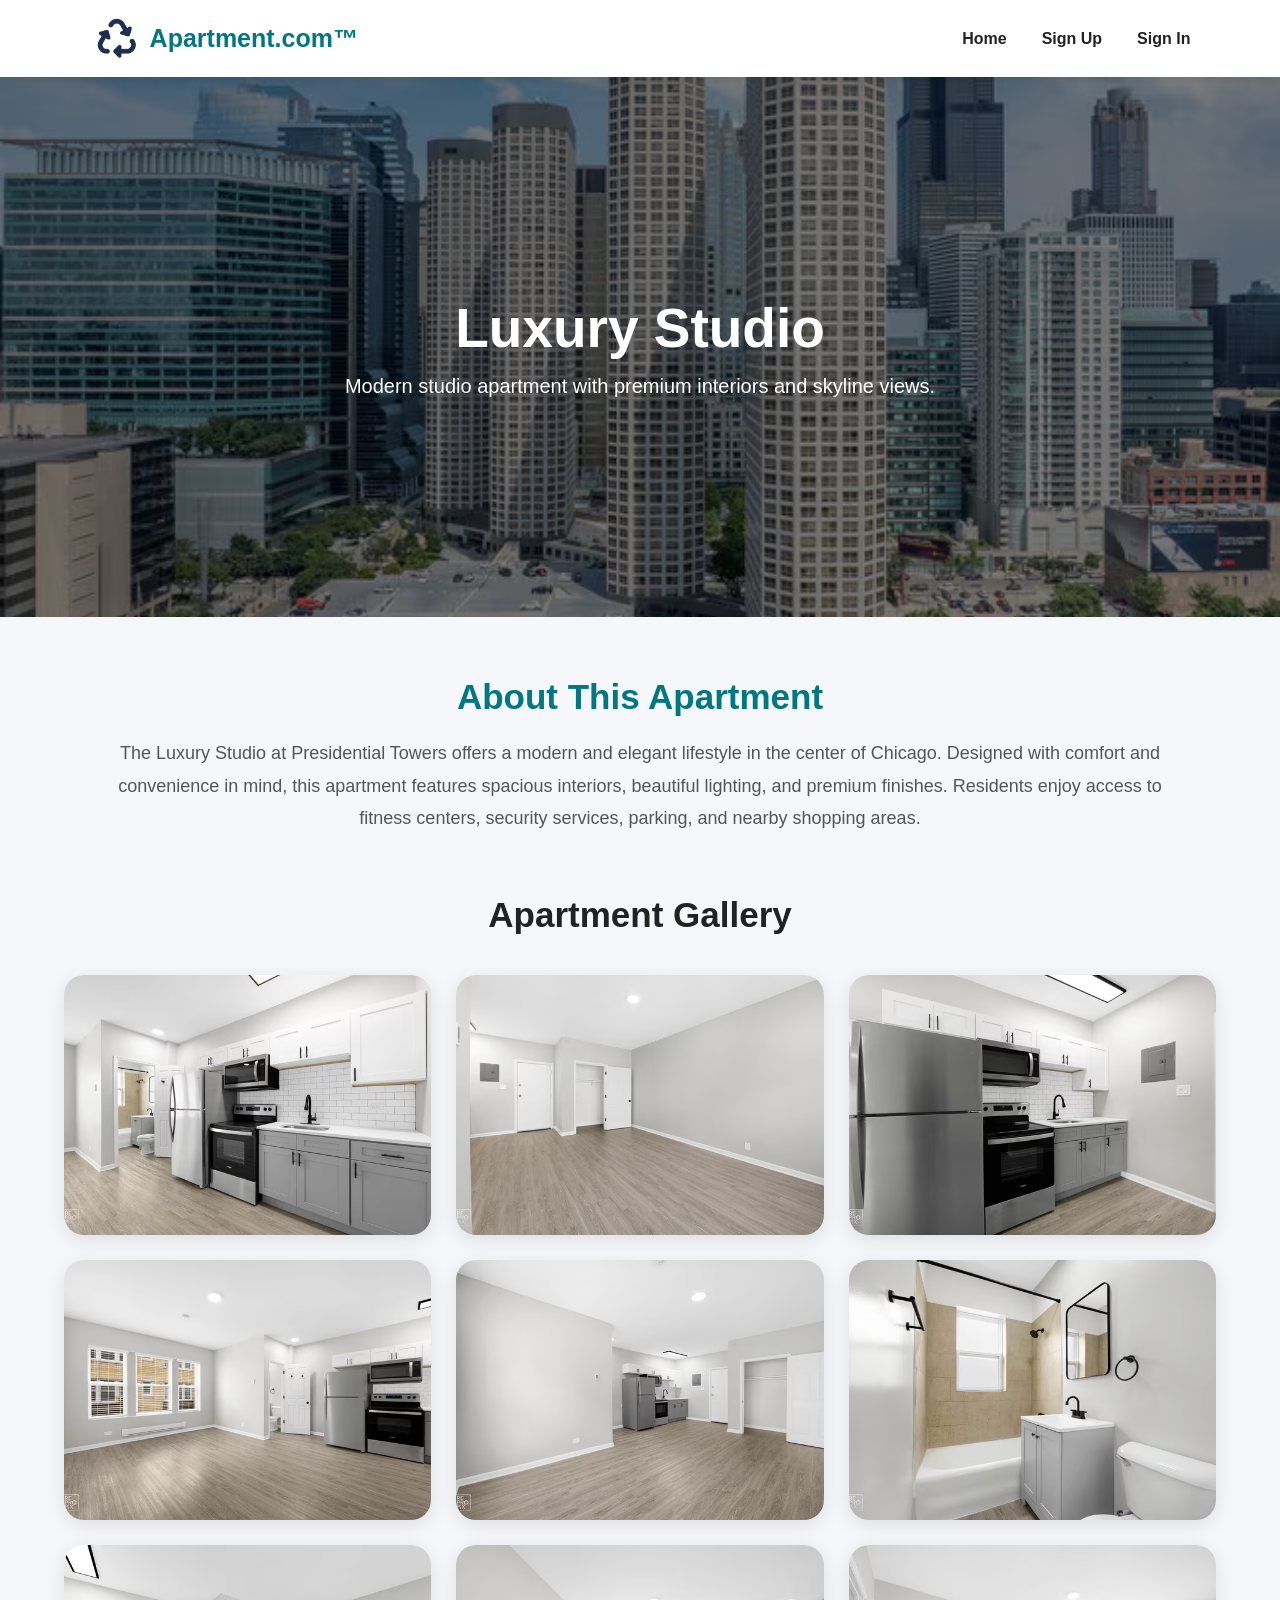
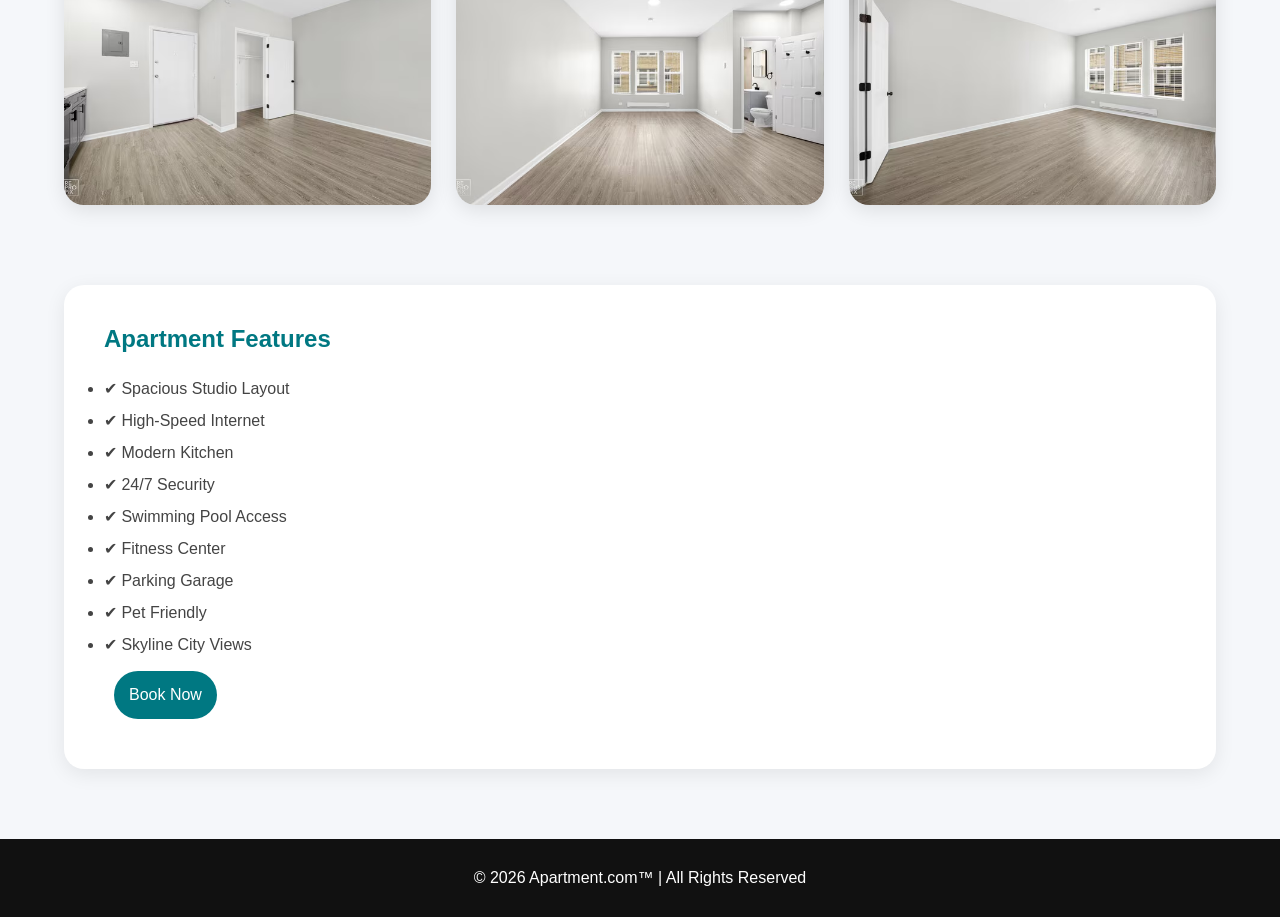
<file: LUX.html>
<!DOCTYPE html>
<html lang="en">
<head>
    <meta charset="UTF-8">
    <meta name="viewport" content="width=device-width, initial-scale=1.0">
    <title>Luxury Studio - Presidential Towers</title>

    <style>

        *{
            margin: 0;
            padding: 0;
            box-sizing: border-box;
            font-family: Arial, sans-serif;
        }

        body{
            background: #f5f7fa;
        }

        /* ================= NAVBAR ================= */

        .navbar{
            width: 100%;
            background: white;
            padding: 18px 7%;
            position: sticky;
            top: 0;
            z-index: 1000;
            box-shadow: 0 2px 10px rgba(0,0,0,0.08);
        }

        .navdiv{
            display: flex;
            justify-content: space-between;
            align-items: center;
        }

        .logo-area{
            display: flex;
            align-items: center;
            gap: 10px;
        }

        .img1{
            width: 50px;
        }

        .top{
            color: #007882;
            font-size: 25px;
        }

        #nav-links{
            display: flex;
            gap: 35px;
            list-style: none;
        }

        #nav-links li a{
            text-decoration: none;
            color: #222;
            font-weight: 600;
            transition: 0.3s;
        }

        #nav-links li a:hover{
            color: #007882;
        }

        /* ================= MENU ================= */

        .toggle-btn{
            width: 35px;
            height: 28px;
            display: none;
            flex-direction: column;
            justify-content: space-between;
            cursor: pointer;
        }

        .toggle-btn span{
            width: 100%;
            height: 4px;
            background: #222;
            border-radius: 10px;
            transition: 0.4s;
        }

        .toggle-btn.active span:nth-child(1){
            transform: rotate(45deg) translate(7px,7px);
        }

        .toggle-btn.active span:nth-child(2){
            opacity: 0;
        }

        .toggle-btn.active span:nth-child(3){
            transform: rotate(-45deg) translate(8px,-8px);
        }

        /* ================= HERO ================= */

        .hero{
            width: 100%;
            height: 60vh;
            background:
            linear-gradient(rgba(0,0,0,0.5), rgba(0,0,0,0.5)),
            url("presidential-towers-chicago-il-building-photo.jpg");
            background-size: cover;
            background-position: center;
            display: flex;
            justify-content: center;
            align-items: center;
            text-align: center;
            color: white;
            padding: 20px;
        }

        .hero-content h1{
            font-size: 55px;
            margin-bottom: 15px;
        }

        .hero-content p{
            font-size: 20px;
        }

        /* ================= DESCRIPTION ================= */

        .description{
            width: 85%;
            margin: 60px auto;
            text-align: center;
        }

        .description h2{
            font-size: 35px;
            margin-bottom: 20px;
            color: #007882;
        }

        .description p{
            line-height: 1.8;
            color: #555;
            font-size: 18px;
        }

        /* ================= GALLERY ================= */

        .gallery-title{
            text-align: center;
            font-size: 35px;
            margin-bottom: 40px;
            color: #222;
        }

        .gallery{
            width: 90%;
            margin: auto;
            display: grid;
            grid-template-columns: repeat(3,1fr);
            gap: 25px;
            margin-bottom: 80px;
        }

        .gallery img{
            width: 100%;
            height: 260px;
            object-fit: cover;
            border-radius: 20px;
            transition: 0.4s;
            cursor: pointer;
            box-shadow: 0 5px 20px rgba(0,0,0,0.1);
        }

        .gallery img:hover{
            transform: scale(1.03);
        }

        /* ================= INFO SECTION ================= */

        .info{
            width: 90%;
            margin: auto;
            background: white;
            padding: 40px;
            border-radius: 20px;
            box-shadow: 0 5px 20px rgba(0,0,0,0.08);
            margin-bottom: 70px;
        }

        .info h2{
            color: #007882;
            margin-bottom: 20px;
        }

        .info ul{
            line-height: 2;
            color: #444;
        }

        .btn{
            margin-top: 30px;
            padding: 15px 35px;
            border: none;
            border-radius: 40px;
            background: #007882;
            color: white;
            cursor: pointer;
            font-size: 16px;
        }

        .btn:hover{
            background: #005d63;
        }

        .view{
        display: inline-block;
        padding: 15px 15px;
        background: #007882;
        color: white;
        text-decoration: none;
        border-radius: 39px;
        margin: 10px;
       }

        /* ================= FOOTER ================= */

        footer{
            background: #111;
            color: white;
            text-align: center;
            padding: 30px;
        }

        /* ================= MEDIA QUERY ================= */

        @media(max-width: 992px){

            .gallery{
                grid-template-columns: repeat(2,1fr);
            }

        }

        @media(max-width: 768px){

            .toggle-btn{
                display: flex;
            }

            #nav-links{
                position: absolute;
                top: 90px;
                left: -100%;
                width: 100%;
                background: white;
                flex-direction: column;
                text-align: center;
                padding: 30px 0;
                transition: 0.4s;
            }

            #nav-links.active{
                left: 0;
            }

            #nav-links li{
                margin: 20px 0;
            }

            .hero-content h1{
                font-size: 38px;
            }

            .gallery{
                grid-template-columns: 1fr;
            }

            .description h2,
            .gallery-title{
                font-size: 28px;
            }

        }

    </style>

</head>
<body>

<!-- ================= NAVBAR ================= -->

<nav class="navbar">

    <div class="navdiv">

        <div class="logo-area">
            <img src="recycle.png" alt="" class="img1">
            <h1 class="top">Apartment.com™</h1>
        </div>

        <!-- MENU -->
        <div class="toggle-btn" id="toggle-btn">
            <span></span>
            <span></span>
            <span></span>
        </div>

        <!-- LINKS -->
        <ul id="nav-links">
            <li><a href="index.html">Home</a></li>
            <li><a href="signup.html">Sign Up</a></li>
            <li><a href="signin.html">Sign In</a></li>
        </ul>

    </div>

</nav>

<!-- ================= HERO ================= -->

<div class="hero">

    <div class="hero-content">

        <h1>Luxury Studio</h1>

        <p>Modern studio apartment with premium interiors and skyline views.</p>

    </div>

</div>

<!-- ================= DESCRIPTION ================= -->

<div class="description">

    <h2>About This Apartment</h2>

    <p>
        The Luxury Studio at Presidential Towers offers a modern and elegant lifestyle
        in the center of Chicago. Designed with comfort and convenience in mind,
        this apartment features spacious interiors, beautiful lighting, and premium finishes.
        Residents enjoy access to fitness centers, security services, parking, and nearby shopping areas.
    </p>

</div>

<!-- ================= GALLERY ================= -->

<h1 class="gallery-title">Apartment Gallery</h1>

<div class="gallery">

    <img src="IMG_001.WEBP">
    <img src="IMG_002.WEBP">
    <img src="IMG_003.WEBP">
    <img src="IMG_004.WEBP">
    <img src="IMG_005.WEBP">
    <img src="IMG_006.WEBP">
    <img src="IMG_007.WEBP">
    <img src="IMG_008.WEBP">
    <img src="IMG_009.WEBP">

</div>

<!-- ================= INFO ================= -->

<div class="info">

    <h2>Apartment Features</h2>

    <ul>
        <li>✔ Spacious Studio Layout</li>
        <li>✔ High-Speed Internet</li>
        <li>✔ Modern Kitchen</li>
        <li>✔ 24/7 Security</li>
        <li>✔ Swimming Pool Access</li>
        <li>✔ Fitness Center</li>
        <li>✔ Parking Garage</li>
        <li>✔ Pet Friendly</li>
        <li>✔ Skyline City Views</li>
    </ul>

    <a href="booking.html" class="view">Book Now</a>

</div>

<!-- ================= FOOTER ================= -->

<footer>

    <p>© 2026 Apartment.com™ | All Rights Reserved</p>

</footer>

<!-- ================= JAVASCRIPT ================= -->

<script>

    const toggleBtn = document.getElementById("toggle-btn");
    const navLinks = document.getElementById("nav-links");

    toggleBtn.addEventListener("click", () => {

        toggleBtn.classList.toggle("active");
        navLinks.classList.toggle("active");

    });

</script>

</body>
</html>
</file>
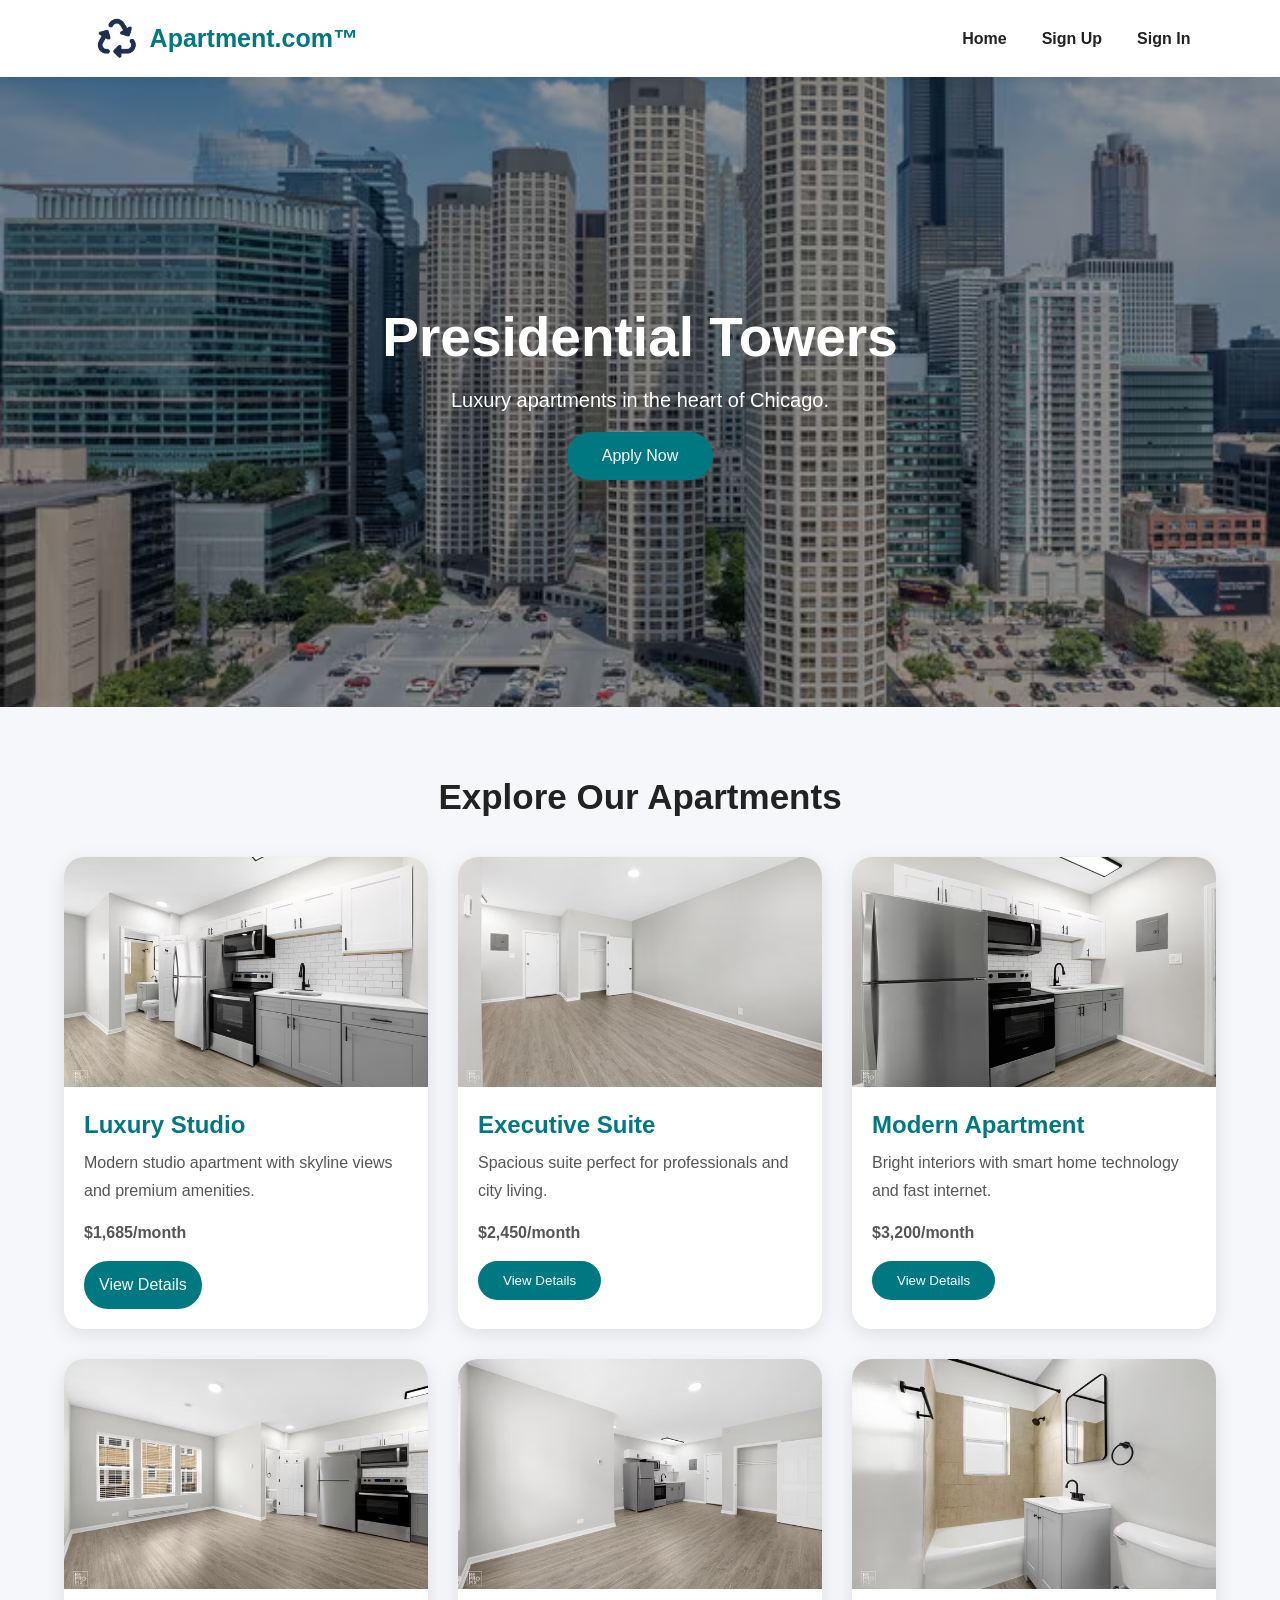
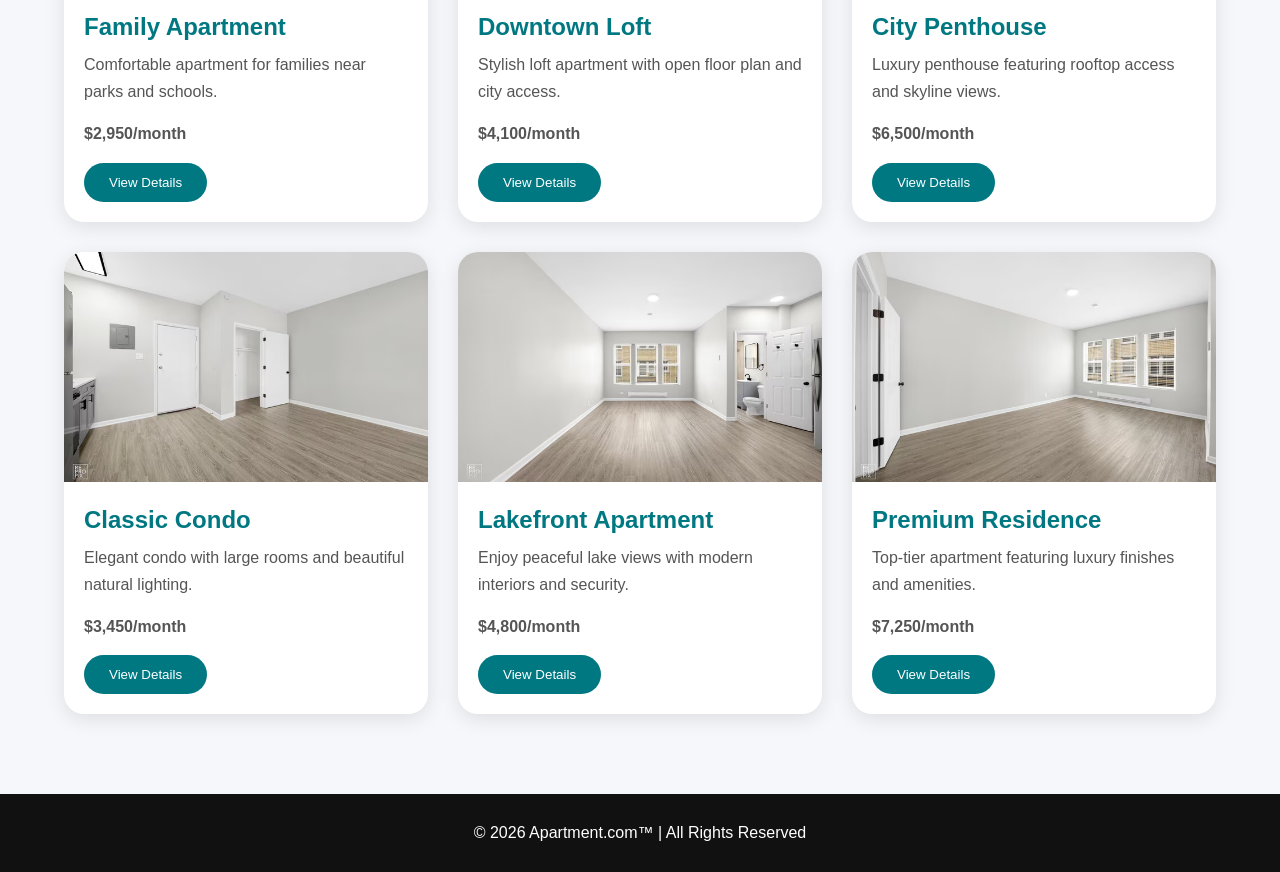
<file: PRE.html>
<!DOCTYPE html>
<html lang="en">
<head>
<meta charset="UTF-8">
<meta name="viewport" content="width=device-width, initial-scale=1.0">
<title>Presidential Towers</title>

<style>

*{
margin: 0;
padding: 0;
box-sizing: border-box;
font-family: Arial, sans-serif;
}

body{
background: #f5f7fa;
}

/* ================= NAVBAR ================= */

.navbar{
width: 100%;
background: white;
padding: 18px 7%;
position: sticky;
top: 0;
z-index: 1000;
box-shadow: 0 2px 10px rgba(0,0,0,0.08);
}

.navdiv{
display: flex;
justify-content: space-between;
align-items: center;
}

.logo-area{
display: flex;
align-items: center;
gap: 10px;
}

.img1{
width: 50px;
}

.top{
color: #007882;
font-size: 25px;
}

#nav-links{
display: flex;
gap: 35px;
list-style: none;
}

#nav-links li a{
text-decoration: none;
color: #222;
font-weight: 600;
transition: 0.3s;
}

#nav-links li a:hover{
color: #007882;
}

/* ================= MENU ================= */

.toggle-btn{
width: 35px;
height: 28px;
display: none;
flex-direction: column;
justify-content: space-between;
cursor: pointer;
}

.toggle-btn span{
width: 100%;
height: 4px;
background: #222;
border-radius: 10px;
transition: 0.4s;
}

.toggle-btn.active span:nth-child(1){
transform: rotate(45deg) translate(7px,7px);
}

.toggle-btn.active span:nth-child(2){
opacity: 0;
}

.toggle-btn.active span:nth-child(3){
transform: rotate(-45deg) translate(8px,-8px);
}

/* ================= HERO ================= */

.hero{
width: 100%;
height: 70vh;
background:
linear-gradient(rgba(0,0,0,0.4), rgba(0,0,0,0.4)),
url("presidential-towers-chicago-il-building-photo.jpg");
background-size: cover;
background-position: center;
display: flex;
justify-content: center;
align-items: center;
text-align: center;
color: white;
padding: 20px;
}

.hero-content h1{
font-size: 55px;
margin-bottom: 20px;
}

.hero-content p{
font-size: 20px;
margin-bottom: 20px;
}

.hero-content button{
padding: 15px 35px;
border: none;
border-radius: 40px;
background: #007882;
color: white;
cursor: pointer;
font-size: 16px;
}

/* ================= CARDS ================= */

.section-title{
text-align: center;
margin-top: 70px;
margin-bottom: 40px;
font-size: 35px;
color: #222;
}

.cards{
width: 90%;
margin: auto;
display: grid;
grid-template-columns: repeat(3,1fr);
gap: 30px;
margin-bottom: 80px;
}

.card{
background: white;
border-radius: 20px;
overflow: hidden;
box-shadow: 0 5px 20px rgba(0,0,0,0.1);
transition: 0.4s;
}

.card:hover{
transform: translateY(-10px);
}

.card img{
width: 100%;
height: 230px;
object-fit: cover;
}

.card-content{
padding: 20px;
}

.card-content h2{
margin-bottom: 10px;
color: #007882;
}

.card-content p{
color: #555;
line-height: 1.7;
margin-bottom: 15px;
}

.price{
font-weight: bold;
color: #111;
margin-bottom: 15px;
}

.btn{
padding: 12px 25px;
border: none;
border-radius: 30px;
background: #007882;
color: white;
cursor: pointer;
}

.btn:hover{
background: #005d63;
}

.view{
    display: inline-block;
    padding: 15px 15px;
    background: #007882;
    color: white;
    text-decoration: none;
    border-radius: 40px;
}

/* ================= FOOTER ================= */

footer{
background: #111;
color: white;
text-align: center;
padding: 30px;
margin-top: 50px;
}

/* ================= MEDIA QUERY ================= */

@media(max-width: 992px){

.cards{
grid-template-columns: repeat(2,1fr);
}

}

@media(max-width: 768px){

.toggle-btn{
display: flex;
}

#nav-links{
position: absolute;
top: 90px;
left: -100%;
width: 100%;
background: white;
flex-direction: column;
text-align: center;
padding: 30px 0;
transition: 0.4s;
}

#nav-links.active{
left: 0;
}

#nav-links li{
margin: 20px 0;
}

.hero-content h1{
font-size: 38px;
}

.cards{
grid-template-columns: 1fr;
}

}

</style>

</head>
<body>

<!-- ================= NAVBAR ================= -->

<nav class="navbar">

<div class="navdiv">

<div class="logo-area">
<img src="recycle.png" alt="" class="img1">
<h1 class="top">Apartment.com™</h1>
</div>

<!-- MENU BUTTON -->
<div class="toggle-btn" id="toggle-btn">
<span></span>
<span></span>
<span></span>
</div>

<!-- LINKS -->
<ul id="nav-links">
<li><a href="index.html">Home</a></li>
<li><a href="signup.html">Sign Up</a></li>
<li><a href="signin.html">Sign In</a></li>
</ul>

</div>

</nav>

<!-- ================= HERO ================= -->

<div class="hero">

<div class="hero-content">

<h1>Presidential Towers</h1>

<p>Luxury apartments in the heart of Chicago.</p>

<button>Apply Now</button>

</div>

</div>

<!-- ================= SECTION TITLE ================= -->

<h1 class="section-title">Explore Our Apartments</h1>

<!-- ================= 9 CARDS ================= -->

<div class="cards">

<!-- CARD 1 -->
<div class="card">
<img src="IMG_001.WEBP">
<div class="card-content">
<h2>Luxury Studio</h2>
<p>Modern studio apartment with skyline views and premium amenities.</p>
<p class="price">$1,685/month</p>
<a href="LUX.html" class="view">View Details</a>
</div>
</div>

<!-- CARD 2 -->
<div class="card">
<img src="IMG_002.WEBP">
<div class="card-content">
<h2>Executive Suite</h2>
<p>Spacious suite perfect for professionals and city living.</p>
<p class="price">$2,450/month</p>
<button class="btn">View Details</button>
</div>
</div>

<!-- CARD 3 -->
<div class="card">
<img src="IMG_003.WEBP">
<div class="card-content">
<h2>Modern Apartment</h2>
<p>Bright interiors with smart home technology and fast internet.</p>
<p class="price">$3,200/month</p>
<button class="btn">View Details</button>
</div>
</div>

<!-- CARD 4 -->
<div class="card">
<img src="IMG_004.WEBP">
<div class="card-content">
<h2>Family Apartment</h2>
<p>Comfortable apartment for families near parks and schools.</p>
<p class="price">$2,950/month</p>
<button class="btn">View Details</button>
</div>
</div>

<!-- CARD 5 -->
<div class="card">
<img src="IMG_005.WEBP">
<div class="card-content">
<h2>Downtown Loft</h2>
<p>Stylish loft apartment with open floor plan and city access.</p>
<p class="price">$4,100/month</p>
<button class="btn">View Details</button>
</div>
</div>

<!-- CARD 6 -->
<div class="card">
<img src="IMG_006.WEBP">
<div class="card-content">
<h2>City Penthouse</h2>
<p>Luxury penthouse featuring rooftop access and skyline views.</p>
<p class="price">$6,500/month</p>
<button class="btn">View Details</button>
</div>
</div>

<!-- CARD 7 -->
<div class="card">
<img src="IMG_007.WEBP">
<div class="card-content">
<h2>Classic Condo</h2>
<p>Elegant condo with large rooms and beautiful natural lighting.</p>
<p class="price">$3,450/month</p>
<button class="btn">View Details</button>
</div>
</div>

<!-- CARD 8 -->
<div class="card">
<img src="IMG_008.WEBP">
<div class="card-content">
<h2>Lakefront Apartment</h2>
<p>Enjoy peaceful lake views with modern interiors and security.</p>
<p class="price">$4,800/month</p>
<button class="btn">View Details</button>
</div>
</div>

<!-- CARD 9 -->
<div class="card">
<img src="IMG_009.WEBP">
<div class="card-content">
<h2>Premium Residence</h2>
<p>Top-tier apartment featuring luxury finishes and amenities.</p>
<p class="price">$7,250/month</p>
<button class="btn">View Details</button>
</div>
</div>

</div>

<!-- ================= FOOTER ================= -->

<footer>

<p>© 2026 Apartment.com™ | All Rights Reserved</p>

</footer>

<!-- ================= JAVASCRIPT ================= -->

<script>

const toggleBtn = document.getElementById("toggle-btn");
const navLinks = document.getElementById("nav-links");

toggleBtn.addEventListener("click", () => {

toggleBtn.classList.toggle("active");
navLinks.classList.toggle("active");

});

</script>

</body>
</html>
</file>
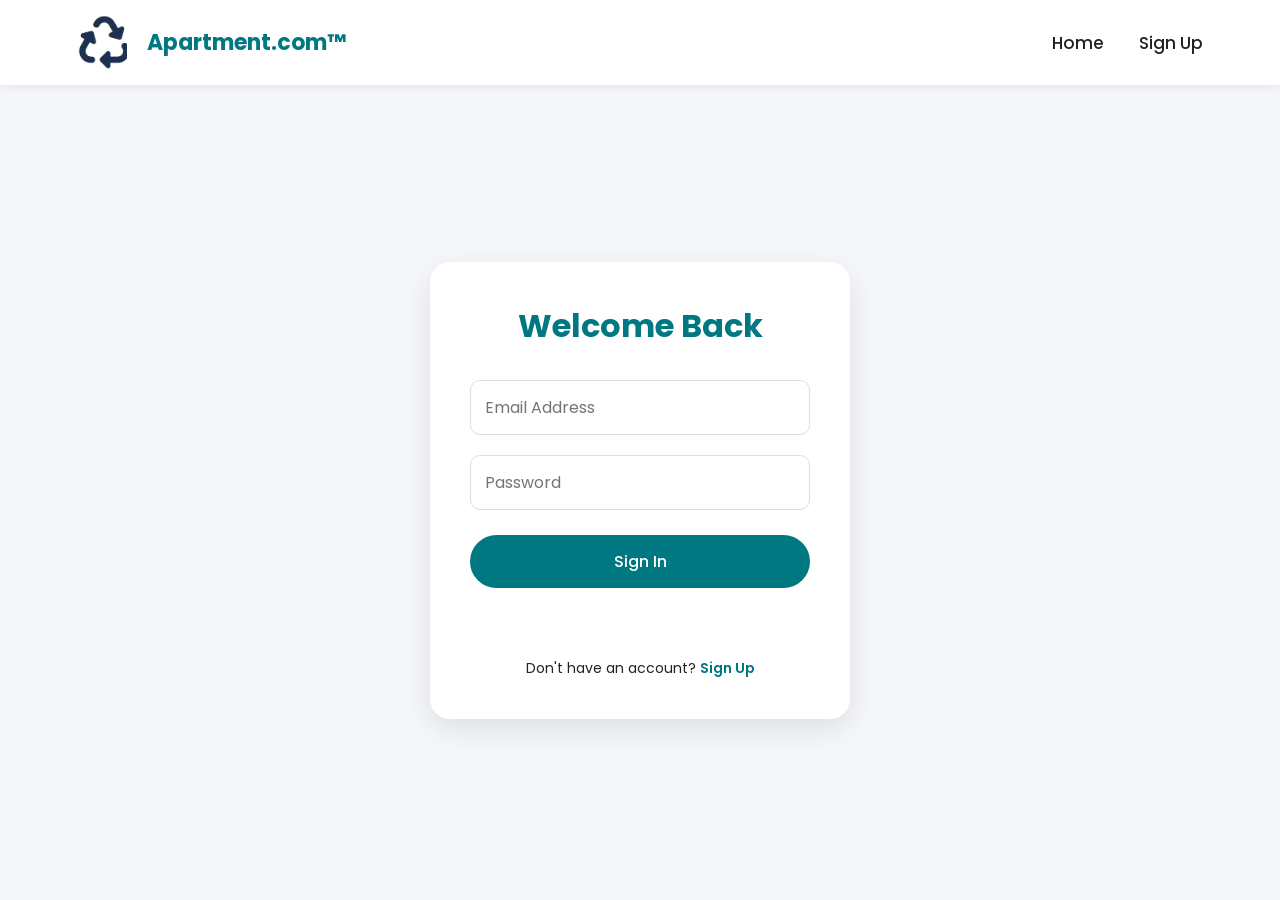
<file: signin.html>
<!DOCTYPE html>
<html lang="en">
<head>
    <meta charset="UTF-8">
    <meta name="viewport" content="width=device-width, initial-scale=1.0">
    <title>Sign In - Apartment.com</title>

    <link rel="stylesheet" href="main.css">

    <style>

        body{
            margin: 0;
            font-family: Arial, sans-serif;
            background: #f5f7fa;
        }

        /* ================= NAVBAR ================= */

        .navbar{
            width: 100%;
            background: white;
            padding: 15px 6%;
            position: sticky;
            top: 0;
            z-index: 1000;
            box-shadow: 0 2px 10px rgba(0,0,0,0.08);
        }

        .navdiv{
            display: flex;
            justify-content: space-between;
            align-items: center;
        }

        .logo-area{
            display: flex;
            align-items: center;
            gap: 10px;
        }

        .img1{
            width: 50px;
        }

        .top{
            font-size: 22px;
            color: #007882;
        }

        #nav-links{
            display: flex;
            gap: 35px;
            list-style: none;
        }

        #nav-links li a{
            text-decoration: none;
            color: #222;
            font-weight: 500;
        }

        /* ================= HAMBURGER ================= */

        .toggle-btn{
            width: 35px;
            height: 28px;
            display: none;
            flex-direction: column;
            justify-content: space-between;
            cursor: pointer;
        }

        .toggle-btn span{
            height: 4px;
            width: 100%;
            background: #222;
            border-radius: 10px;
            transition: 0.4s;
        }

        .toggle-btn.active span:nth-child(1){
            transform: rotate(45deg) translate(7px, 7px);
        }

        .toggle-btn.active span:nth-child(2){
            opacity: 0;
        }

        .toggle-btn.active span:nth-child(3){
            transform: rotate(-45deg) translate(9px, -9px);
        }

        /* ================= SIGN IN BOX ================= */

        .signin-container{
            width: 100%;
            min-height: 90vh;
            display: flex;
            justify-content: center;
            align-items: center;
            padding: 40px 20px;
        }

        .signin-box{
            background: white;
            padding: 40px;
            border-radius: 20px;
            box-shadow: 0 10px 30px rgba(0,0,0,0.1);
            width: 100%;
            max-width: 420px;
        }

        .signin-box h1{
            text-align: center;
            margin-bottom: 20px;
            color: #007882;
        }

        .signin-box input{
            width: 100%;
            padding: 14px;
            margin: 10px 0;
            border: 1px solid #ddd;
            border-radius: 10px;
            outline: none;
            font-size: 16px;
        }

        .signin-box input:focus{
            border-color: #007882;
        }

        .signin-box button{
            width: 100%;
            padding: 14px;
            margin-top: 15px;
            background: #007882;
            color: white;
            border: none;
            border-radius: 40px;
            font-size: 16px;
            cursor: pointer;
        }

        .signin-box button:hover{
            background: #005d63;
        }

        .signin-box p{
            text-align: center;
            margin-top: 15px;
            font-size: 14px;
        }

        .signin-box a{
            color: #007882;
            text-decoration: none;
            font-weight: 600;
        }

        /* ================= MOBILE ================= */

        @media (max-width: 768px){

            .toggle-btn{
                display: flex;
            }

            #nav-links{
                position: absolute;
                top: 80px;
                left: -100%;
                width: 100%;
                background: white;
                flex-direction: column;
                text-align: center;
                padding: 30px 0;
                transition: 0.4s;
                box-shadow: 0 5px 10px rgba(0,0,0,0.1);
            }

            #nav-links.active{
                left: 0;
            }

            #nav-links li{
                margin: 20px 0;
            }
        }

    </style>

</head>
<body>

<!-- ================= NAVBAR ================= -->

<nav class="navbar">

    <div class="navdiv">

        <div class="logo-area">
            <img src="recycle.png" class="img1">
            <h1 class="top">Apartment.com™</h1>
        </div>

        <div class="toggle-btn" id="toggle-btn">
            <span></span>
            <span></span>
            <span></span>
        </div>

        <ul id="nav-links">
            <li><a href="index.html">Home</a></li>
            <li><a href="signup.html">Sign Up</a></li>
        </ul>

    </div>

</nav>

<!-- ================= SIGN IN FORM ================= -->

<div class="signin-container">

    <div class="signin-box">

        <h1>Welcome Back</h1>

        <form>

            <input type="email" placeholder="Email Address" required>

            <input type="password" placeholder="Password" required>

            <button type="submit">Sign In</button>

        </form>

        <p>Don't have an account? <a href="signup.html">Sign Up</a></p>

    </div>

</div>

<!-- ================= SCRIPT ================= -->

<script>

    const toggleBtn = document.getElementById("toggle-btn");
    const navLinks = document.getElementById("nav-links");

    toggleBtn.addEventListener("click", () => {
        toggleBtn.classList.toggle("active");
        navLinks.classList.toggle("active");
    });

</script>

</body>
</html>
</file>
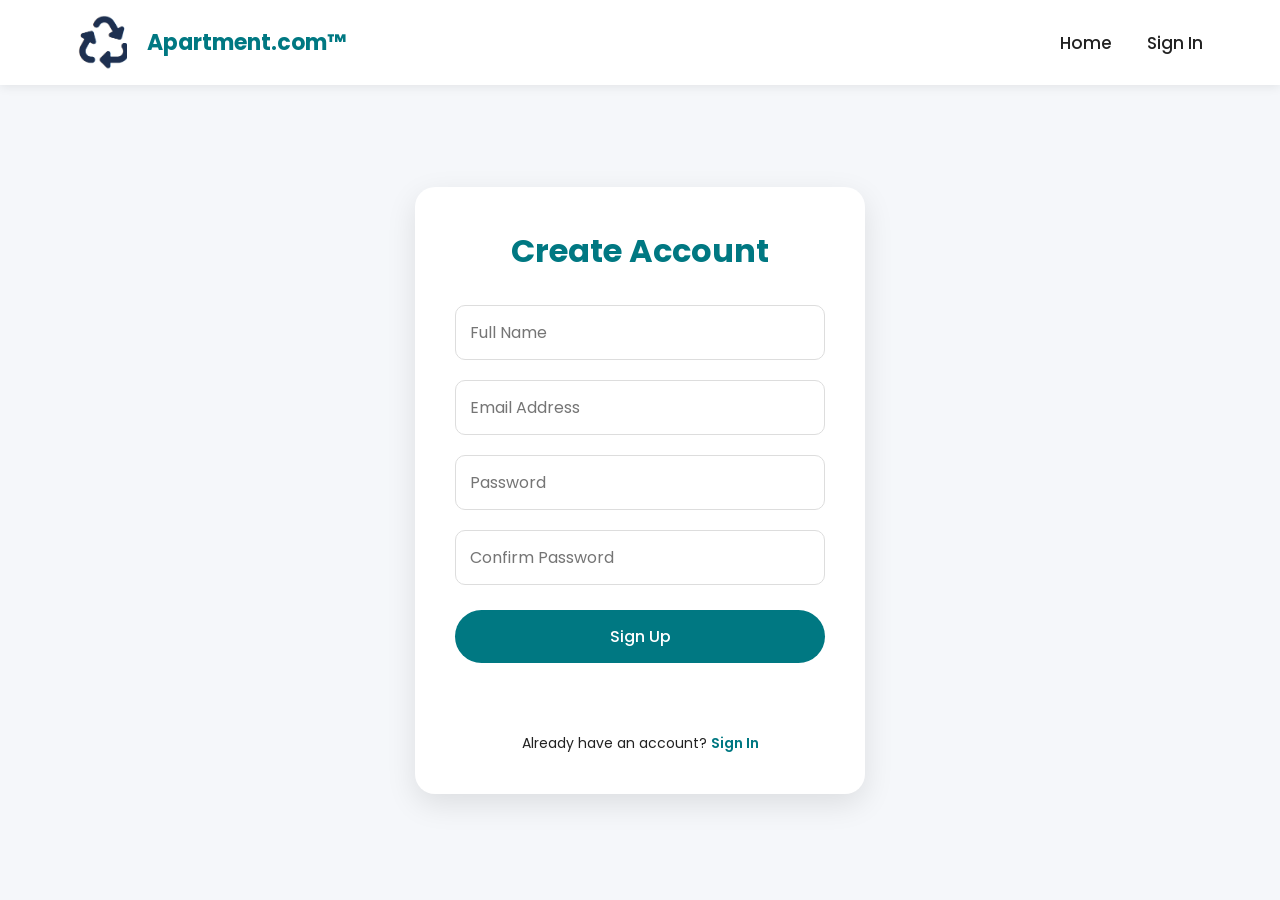
<file: signup.html>
<!DOCTYPE html>
<html lang="en">
<head>
    <meta charset="UTF-8">
    <meta name="viewport" content="width=device-width, initial-scale=1.0">
    <title>Sign Up - Apartment.com</title>

    <link rel="stylesheet" href="main.css">

    <style>

        body{
            margin: 0;
            font-family: Arial, sans-serif;
            background: #f5f7fa;
        }

        /* ================= NAVBAR ================= */

        .navbar{
            width: 100%;
            background: white;
            padding: 15px 6%;
            position: sticky;
            top: 0;
            z-index: 1000;
            box-shadow: 0 2px 10px rgba(0,0,0,0.08);
        }

        .navdiv{
            display: flex;
            justify-content: space-between;
            align-items: center;
        }

        .logo-area{
            display: flex;
            align-items: center;
            gap: 10px;
        }

        .img1{
            width: 50px;
        }

        .top{
            font-size: 22px;
            color: #007882;
        }

        #nav-links{
            display: flex;
            gap: 35px;
            list-style: none;
        }

        #nav-links li a{
            text-decoration: none;
            color: #222;
            font-weight: 500;
        }

        /* ================= HAMBURGER ================= */

        .toggle-btn{
            width: 35px;
            height: 28px;
            display: none;
            flex-direction: column;
            justify-content: space-between;
            cursor: pointer;
        }

        .toggle-btn span{
            height: 4px;
            width: 100%;
            background: #222;
            border-radius: 10px;
            transition: 0.4s;
        }

        .toggle-btn.active span:nth-child(1){
            transform: rotate(45deg) translate(7px, 7px);
        }

        .toggle-btn.active span:nth-child(2){
            opacity: 0;
        }

        .toggle-btn.active span:nth-child(3){
            transform: rotate(-45deg) translate(9px, -9px);
        }

        /* ================= SIGN UP FORM ================= */

        .signup-container{
            width: 100%;
            min-height: 90vh;
            display: flex;
            justify-content: center;
            align-items: center;
            padding: 40px 20px;
        }

        .signup-box{
            background: white;
            padding: 40px;
            border-radius: 20px;
            box-shadow: 0 10px 30px rgba(0,0,0,0.1);
            width: 100%;
            max-width: 450px;
        }

        .signup-box h1{
            text-align: center;
            margin-bottom: 20px;
            color: #007882;
        }

        .signup-box input{
            width: 100%;
            padding: 14px;
            margin: 10px 0;
            border: 1px solid #ddd;
            border-radius: 10px;
            outline: none;
            font-size: 16px;
        }

        .signup-box input:focus{
            border-color: #007882;
        }

        .signup-box button{
            width: 100%;
            padding: 14px;
            margin-top: 15px;
            background: #007882;
            color: white;
            border: none;
            border-radius: 40px;
            font-size: 16px;
            cursor: pointer;
        }

        .signup-box button:hover{
            background: #005d63;
        }

        .signup-box p{
            text-align: center;
            margin-top: 15px;
            font-size: 14px;
        }

        .signup-box a{
            color: #007882;
            text-decoration: none;
            font-weight: 600;
        }

        /* ================= MOBILE ================= */

        @media (max-width: 768px){

            .toggle-btn{
                display: flex;
            }

            #nav-links{
                position: absolute;
                top: 80px;
                left: -100%;
                width: 100%;
                background: white;
                flex-direction: column;
                text-align: center;
                padding: 30px 0;
                transition: 0.4s;
                box-shadow: 0 5px 10px rgba(0,0,0,0.1);
            }

            #nav-links.active{
                left: 0;
            }

            #nav-links li{
                margin: 20px 0;
            }
        }

    </style>

</head>
<body>

<!-- ================= NAVBAR ================= -->

<nav class="navbar">

    <div class="navdiv">

        <div class="logo-area">
            <img src="recycle.png" class="img1">
            <h1 class="top">Apartment.com™</h1>
        </div>

        <div class="toggle-btn" id="toggle-btn">
            <span></span>
            <span></span>
            <span></span>
        </div>

        <ul id="nav-links">
            <li><a href="index.html">Home</a></li>
            <li><a href="signin.html">Sign In</a></li>
        </ul>

    </div>

</nav>

<!-- ================= SIGN UP FORM ================= -->

<div class="signup-container">

    <div class="signup-box">

        <h1>Create Account</h1>

        <form>

            <input type="text" placeholder="Full Name" required>

            <input type="email" placeholder="Email Address" required>

            <input type="password" placeholder="Password" required>

            <input type="password" placeholder="Confirm Password" required>

            <button type="submit">Sign Up</button>

        </form>

        <p>Already have an account? <a href="signin.html">Sign In</a></p>

    </div>

</div>

<!-- ================= SCRIPT ================= -->

<script>

    const toggleBtn = document.getElementById("toggle-btn");
    const navLinks = document.getElementById("nav-links");

    toggleBtn.addEventListener("click", () => {
        toggleBtn.classList.toggle("active");
        navLinks.classList.toggle("active");
    });

</script>

</body>
</html>
</file>
<file: main.css>
/* =========================
   GOOGLE FONT
========================= */

@import url('https://fonts.googleapis.com/css2?family=Poppins:wght@300;400;500;600;700&display=swap');

/* =========================
   GLOBAL
========================= */

*{
    margin: 0;
    padding: 0;
    box-sizing: border-box;
    font-family: 'Poppins', sans-serif;
}

body{
    background: #f5f7fa;
    color: #222;
    overflow-x: hidden;
}

/* =========================
   NAVBAR
========================= */

.navbar{
    width: 100%;
    background: white;
    padding: 15px 6%;
    position: sticky;
    top: 0;
    z-index: 1000;
    box-shadow: 0 2px 10px rgba(0,0,0,0.08);
}

.navdiv{
    display: flex;
    justify-content: space-between;
    align-items: center;
}

/* =========================
   LOGO
========================= */

.logo-area{
    display: flex;
    align-items: center;
}

.img1{
    width: 55px;
    height: 55px;
    object-fit: cover;
}

.top{
    margin-left: 10px;
    font-size: 28px;
    color: #007882;
    font-weight: 700;
}

/* =========================
   NAV LINKS
========================= */

#nav-links{
    display: flex;
    align-items: center;
    gap: 30px;
    list-style: none;
}

#nav-links li a{
    text-decoration: none;
    color: #222;
    font-size: 17px;
    font-weight: 500;
    transition: 0.3s;
}

#nav-links li a:hover{
    color: #007882;
}

/* =========================
   HAMBURGER MENU
========================= */

.toggle-btn{
    width: 35px;
    height: 28px;
    display: none;
    flex-direction: column;
    justify-content: space-between;
    cursor: pointer;
}

.toggle-btn span{
    width: 100%;
    height: 4px;
    background: #222;
    border-radius: 10px;
    transition: 0.4s;
}

/* =========================
   X ANIMATION
========================= */

.toggle-btn.active span:nth-child(1){
    transform: rotate(45deg) translate(7px, 7px);
}

.toggle-btn.active span:nth-child(2){
    opacity: 0;
}

.toggle-btn.active span:nth-child(3){
    transform: rotate(-45deg) translate(9px, -9px);
}

/* =========================
   HERO SECTION
========================= */

.middle{
    width: 100%;
    height: 85vh;

    background:
    linear-gradient(rgba(0,0,0,0.45),
    rgba(0,0,0,0.45)),
    url('presidential-towers-chicago-il-building-photo.jpg');

    background-size: cover;
    background-position: center;

    display: flex;
    justify-content: center;
    align-items: center;
    flex-direction: column;

    text-align: center;
    color: white;
    padding: 20px;
}

.middle h1{
    font-size: 65px;
    margin-bottom: 20px;
}

.middle h3{
    font-size: 24px;
    font-weight: 400;
    margin-bottom: 30px;
}

.middle input{
    width: 500px;
    max-width: 90%;
    padding: 18px;
    border-radius: 50px;
    border: none;
    outline: none;
    font-size: 18px;
}

/* =========================
   SECTION TITLE
========================= */

.cen1{
    text-align: center;
    margin-top: 70px;
    font-size: 38px;
}

/* =========================
   PROPERTY CARDS
========================= */

.all{
    width: 90%;
    margin: 50px auto;

    display: grid;
    grid-template-columns: repeat(auto-fit, minmax(250px,1fr));
    gap: 30px;
}

.pic1,
.pic2,
.pic3,
.pic4{
    background: white;
    border-radius: 20px;
    overflow: hidden;

    box-shadow: 0 5px 15px rgba(0,0,0,0.08);

    transition: 0.4s;
}

.pic1:hover,
.pic2:hover,
.pic3:hover,
.pic4:hover{
    transform: translateY(-10px);
    box-shadow: 0 10px 25px rgba(0,0,0,0.15);
}

.pic1 a,
.pic2 a,
.pic3 a,
.pic4 a{
    text-decoration: none;
    color: #222;
}

.img3{
    width: 100%;
    height: 240px;
    object-fit: cover;
}

.cen{
    margin: 20px;
    font-size: 24px;
    font-weight: 600;
}

.cen2{
    margin: 0 20px 15px;
    color: #666;
}

.pic1 p,
.pic2 p,
.pic3 p,
.pic4 p{
    margin-left: 20px;
    margin-bottom: 12px;
}

/* =========================
   BUTTON
========================= */

button{
    display: block;
    margin: 30px auto 70px;

    padding: 15px 40px;

    border: none;
    border-radius: 40px;

    background: #007882;
    color: white;

    font-size: 18px;
    font-weight: 500;

    cursor: pointer;
    transition: 0.3s;
}

button:hover{
    background: #005d63;
    transform: scale(1.05);
}

.view{
    display:inline-block;
    padding:12px 25px;
    background:#007882;
    color:white;
    text-decoration:none;
    border-radius:40px;
    font-weight:bold;
    transition:0.3s;
}

.view:hover{
    background:#005d63;
}

/* =========================
   MOBILE DESIGN
========================= */

@media(max-width: 768px){

    /* SHOW HAMBURGER */
    .toggle-btn{
        display: flex;
    }

    /* MOBILE NAV */
    #nav-links{
        position: absolute;

        top: 90px;
        left: -100%;

        width: 100%;

        background: white;

        flex-direction: column;

        text-align: center;

        padding: 30px 0;

        transition: 0.4s;

        box-shadow: 0 5px 10px rgba(0,0,0,0.1);
    }

    #nav-links.active{
        left: 0;
    }

    #nav-links li{
        margin: 20px 0;
    }

    /* HERO */
    .middle h1{
        font-size: 42px;
    }

    .middle h3{
        font-size: 18px;
    }

    .top{
        font-size: 22px;
    }

    .cen1{
        font-size: 30px;
    }
    
    .view{
        text-align:center;
    }
}


/* =========================
   SMALL MOBILE
========================= */

@media(max-width: 500px){

    .middle h1{
        font-size: 34px;
    }

    .middle input{
        padding: 15px;
    }

    .top{
        font-size: 19px;
    }

    .img1{
        width: 45px;
        }
    .view{
        text-align:center;
    }
}
</file>
